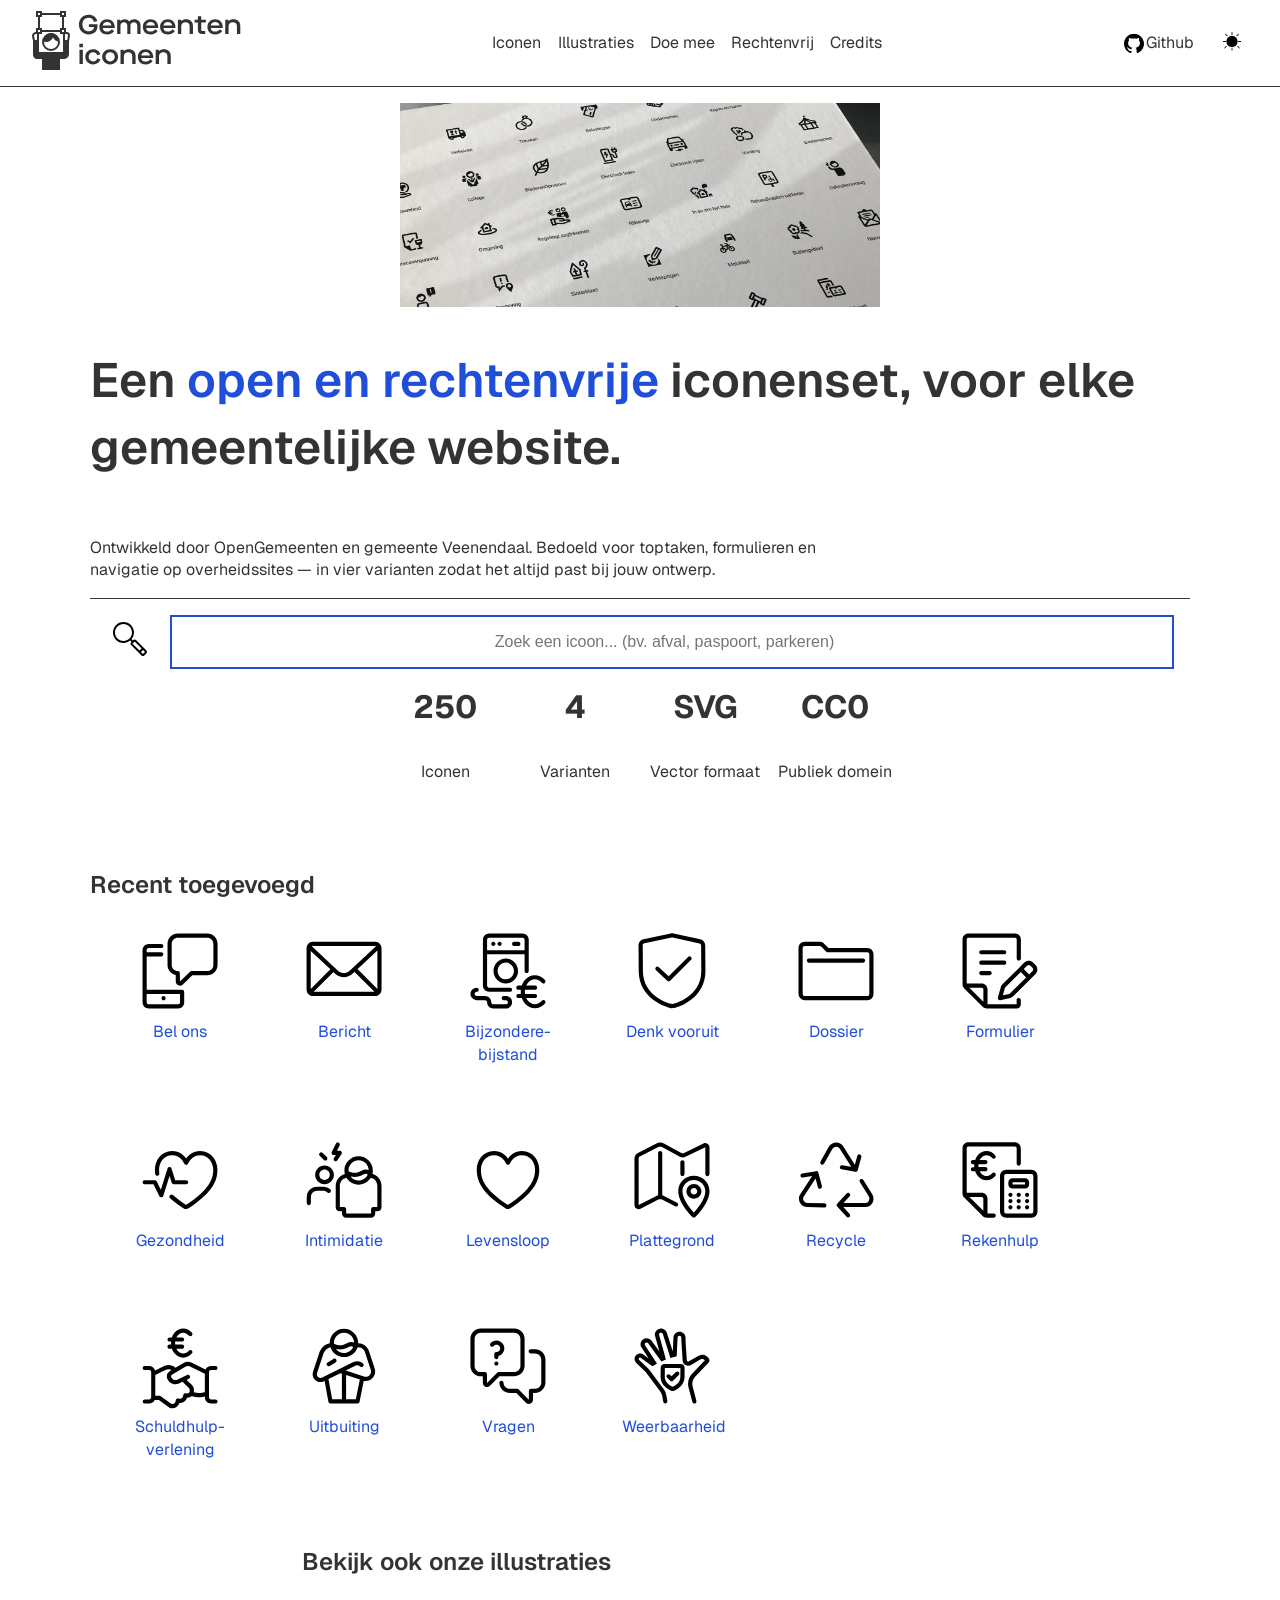
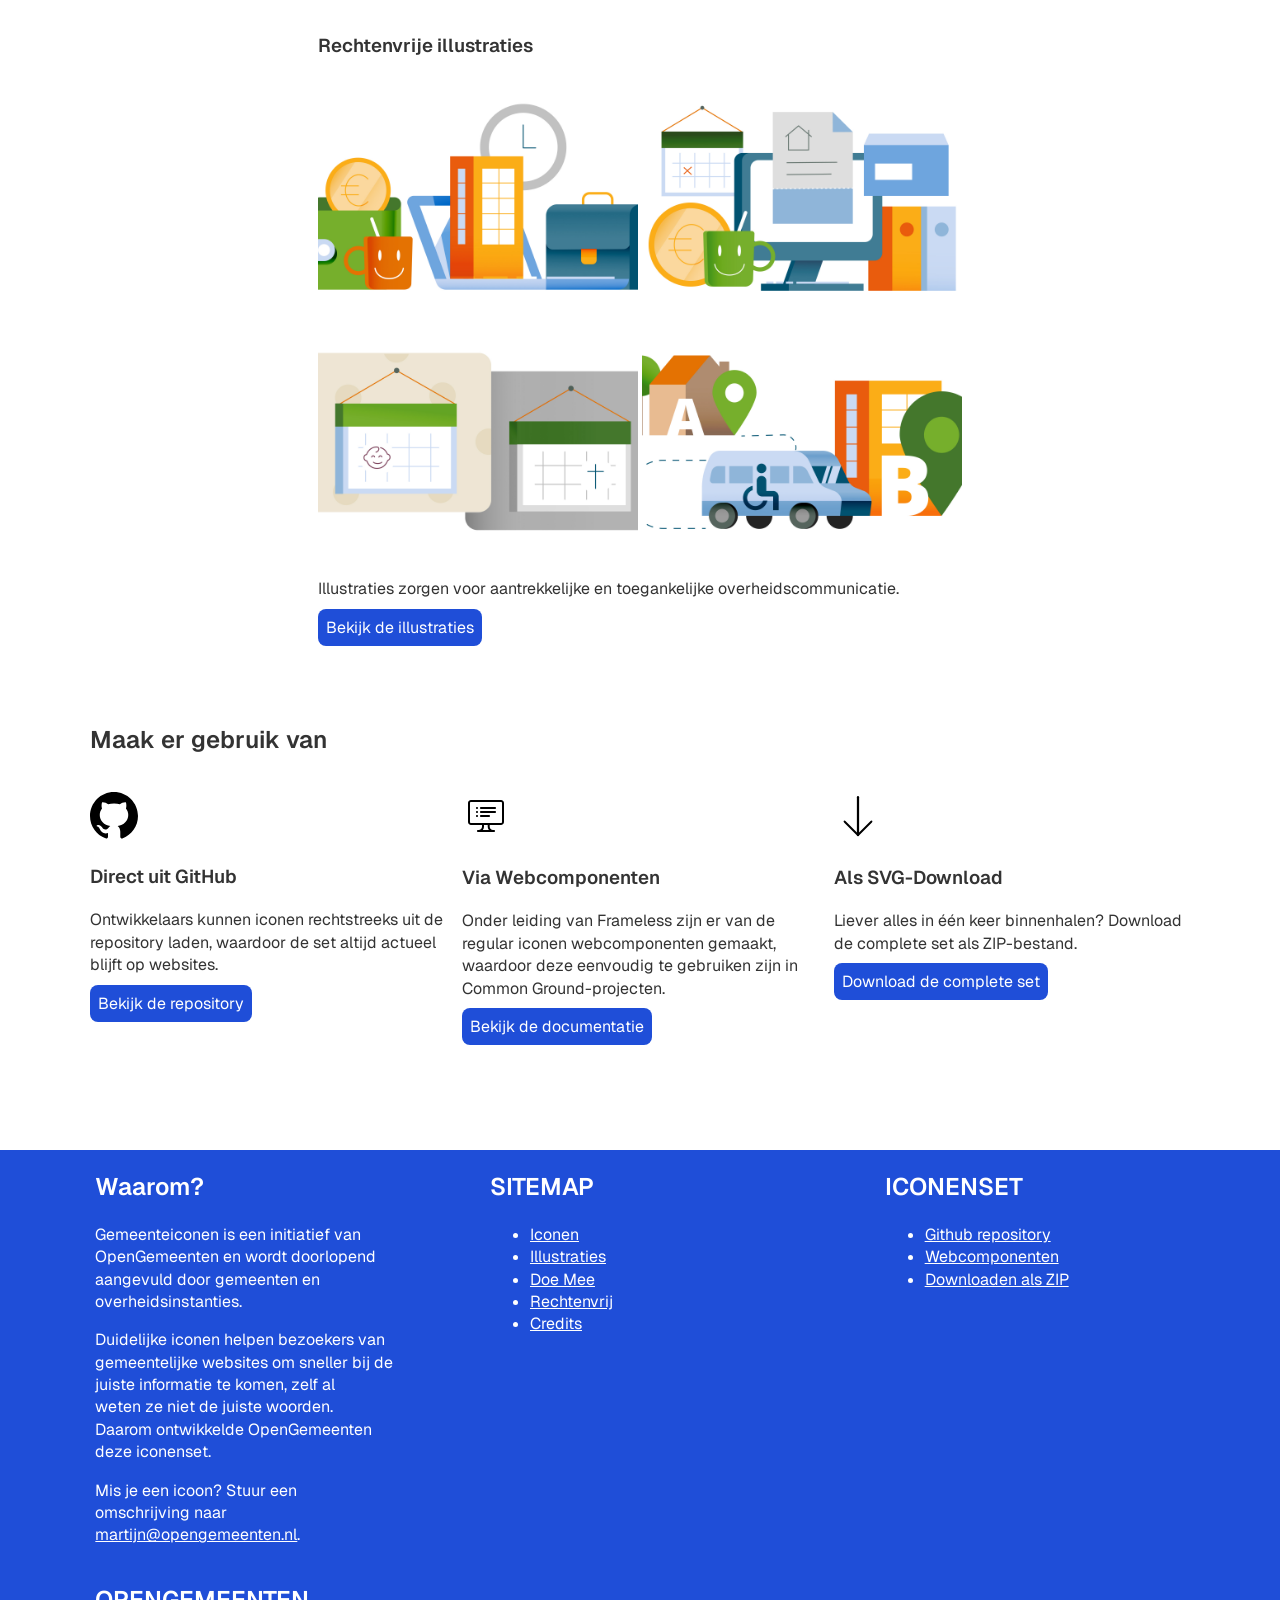
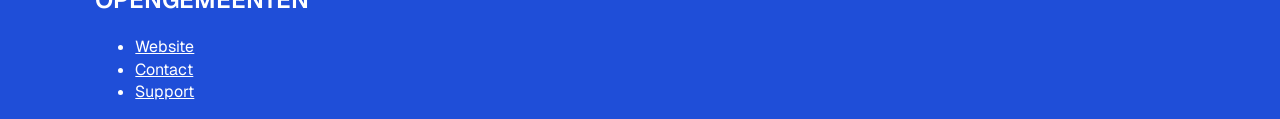
<file: index.html>
<!doctype html>
<html lang="nl">
    <head>
        <meta charset="UTF-8">
        <meta name="viewport" content="width=device-width, initial-scale=1.0">
        <title>Gemeenteiconen | Iconenset voor overheidssites</title>
        <link rel="stylesheet" href="./styles/gemeenteiconen.css">
        <link rel="shortcut icon" href="./assets/favicon.png" type="image/x-icon">
        <script defer src="./scripts/script.js"></script>
        <style>
            .hero-image {
                width: 20%;
            }
        </style>
    </head>

    <body>
        <header>
            <a class="logo" href="./"><img src="./assets/logo.svg" alt="Logo"></a>

            <nav>
                <a href="./iconen.html">Iconen</a>
                <a href="./illustraties.html">Illustraties</a>
                <a href="./doe-mee.html">Doe mee</a>
                <a href="./rechtenvrij.html">Rechtenvrij</a>
                <a href="./credits.html">Credits</a>
            </nav>

            <a href="https://github.com/OpenGemeenten/Iconenset/" target="_blank">
                <img src="./assets/github-light.svg" alt="GitHub">
            </a>
            <!-- Ik heb het verborgen met aria-label, omdat het alleen wat uitmaakt als je ziende ben. -->
            <button id="theme-toggle" aria-hidden="true"><img src="./assets/sun.svg" alt=""></button>
            <button id="mobile-menu" aria-hidden="false" aria-label="menu"><img src="./assets/menu.svg" alt=""></button>
        </header>

        <main>
            <!-- Korte hero sectie da2t meteen je aandacht pakt -->
            <section class="hero">
                <h1>Een <span>open en rechtenvrije</span> iconenset, voor elke gemeentelijke website.</h1>
                <img class="hero-splash" src="./assets/iconenset.jpg">
                <p>
                    Ontwikkeld door OpenGemeenten en gemeente Veenendaal. Bedoeld voor toptaken, formulieren en navigatie op
                    overheidssites — in vier varianten zodat het altijd past bij jouw ontwerp.
                </p>
                <label for="zoeken">
                    <img src="./assets/icons/line/zoeken.svg" aria-label="Zoeken...">
                    <input type="search" id="zoeken" placeholder="Zoek een icoon... (bv. afval, paspoort, parkeren)" name="q">
                </label>

                <!-- <div class="marquee">
                    <div aria-hidden="true">
                        <img src="./assets/icons/line/aanmelden.svg" aria-hidden="true">
                        <img src="./assets/icons/line/actueel.svg" aria-hidden="true">
                        <img src="./assets/icons/line/afval.svg" aria-hidden="true">
                        <img src="./assets/icons/line/chat.svg" aria-hidden="true">
                        <img src="./assets/icons/line/agenda.svg" aria-hidden="true">
                        <img src="./assets/icons/line/airborne.svg" aria-hidden="true">
                        <img src="./assets/icons/line/armoede.svg" aria-hidden="true">
                        <img src="./assets/icons/line/asbestverwijderen.svg" aria-hidden="true">
                        <img src="./assets/icons/line/attentie.svg" aria-hidden="true">
                    </div>
                    <div aria-hidden="true">
                        <img src="./assets/icons/line/bedrijventerrein.svg" aria-hidden="true">
                        <img src="./assets/icons/line/begraafplaats.svg" aria-hidden="true">
                        <img src="./assets/icons/line/begroting.svg" aria-hidden="true">
                        <img src="./assets/icons/line/belastingen.svg" aria-hidden="true">
                        <img src="./assets/icons/line/belons.svg" aria-hidden="true">
                        <img src="./assets/icons/line/bericht.svg" aria-hidden="true">
                        <img src="./assets/icons/line/betaaldatumsuitkering.svg" aria-hidden="true">
                        <img src="./assets/icons/line/bevrijding.svg" aria-hidden="true">
                        <img src="./assets/icons/line/bijstandsuitkering.svg" aria-hidden="true">
                    </div>
                </div> -->

                <div class="facts">
                    <strong>250</strong>
                    <p>Iconen</p>
                    <strong>4</strong>
                    <p>Varianten</p>
                    <strong>SVG</strong>
                    <p>Vector formaat</p>
                    <strong>CC0</strong>
                    <p>Publiek domein</p>
                </div>
            </section>

            <!-- Recente iconen teogevoegd aan het product -->
            <section class="recent">
                <h2>Recent toegevoegd</h2>
                <ul class="recent-grid">
                    <li>
                        <a> <img src="./assets/icons/line/belons.svg" alt="Bel ons"> Bel ons </a>
                    </li>

                    <li>
                        <a>
                            <img src="./assets/icons/line/bericht.svg" alt="Bericht">
                            Bericht
                        </a>
                    </li>

                    <li>
                        <a>
                            <img src="./assets/icons/line/bijzonderebijstand.svg" alt="Bijzonderebijstand">
                            Bijzondere&shy;bijstand
                        </a>
                    </li>

                    <li>
                        <a>
                            <img src="./assets/icons/line/denkvooruit.svg" alt="Denk vooruit">
                            Denk vooruit
                        </a>
                    </li>

                    <li>
                        <a>
                            <img src="./assets/icons/line/dossier.svg" alt="Dossier">
                            Dossier
                        </a>
                    </li>
                    <li>
                        <a>
                            <img src="./assets/icons/line/formulier.svg" alt="Formulier">
                            Formulier
                        </a>
                    </li>
                    <li>
                        <a>
                            <img src="./assets/icons/line/gezondheid.svg" alt="Gezondheid">
                            Gezondheid
                        </a>
                    </li>
                    <li>
                        <a>
                            <img src="./assets/icons/line/intimidatie.svg" alt="Intimidatie">
                            Intimidatie
                        </a>
                    </li>
                    <li>
                        <a>
                            <img src="./assets/icons/line/levensloop.svg" alt="Levensloop">
                            Levensloop
                        </a>
                    </li>
                    <li>
                        <a>
                            <img src="./assets/icons/line/plattegrond.svg" alt="Plattegrond">
                            Plattegrond
                        </a>
                    </li>
                    <li>
                        <a>
                            <img src="./assets/icons/line/recycle.svg" alt="Recycle">
                            Recycle
                        </a>
                    </li>
                    <li>
                        <a>
                            <img src="./assets/icons/line/rekenhulp.svg" alt="Rekenhulp">
                            Rekenhulp
                        </a>
                    </li>
                    <li>
                        <a>
                            <img src="./assets/icons/line/schuldhulpverlening.svg" alt="Schuldhulpverlening">
                            Schuldhulp&shy;verlening
                        </a>
                    </li>
                    <li>
                        <a>
                            <img src="./assets/icons/line/uitbuiting.svg" alt="Uitbuiting">
                            Uitbuiting
                        </a>
                    </li>
                    <li>
                        <a>
                            <img src="./assets/icons/line/vragen.svg" alt="Vragen">
                            Vragen
                        </a>
                    </li>
                    <li>
                        <a>
                            <img src="./assets/icons/line/weerbaarheid.svg" alt="Weerbaarheid">
                            Weerbaarheid
                        </a>
                    </li>
                </ul>
            </section>
            <!-- Snelle koppelings naar de illustratries-->
            <section class="illustraties">
                <h2>Bekijk ook onze illustraties</h2>
                <article>
                    <h3>Rechtenvrije illustraties</h3>
                    <div class="gallerij">
                        <img src="./assets/illustraties/top_werk-inkomen.jpg">
                        <img src="./assets/illustraties/top_belasting.jpg">
                        <img src="./assets/illustraties/top_burgelijk-stand.jpg">
                        <img src="./assets/illustraties/top_mobiliteit.jpg">
                    </div>
                    <p>Illustraties zorgen voor aantrekkelijke en toegankelijke overheidscommunicatie.</p>
                    <a href="./illustraties.html" target="_blank"> Bekijk de illustraties </a>
                </article>
            </section>
            <!-- Kort uitleg hoe je het product kan gebruiken -->
            <section class="gebruik">
                <!-- Hier komt een IMG boven elke snippet dat genomen is van de nieuwe live-site-->
                <h2>Maak er gebruik van</h2>
                <section>
                    <img src="./assets/github-light.svg" alt="" aria-hidden="true">
                    <h3>Direct uit GitHub</h3>
                    <p>
                        Ontwikkelaars kunnen iconen rechtstreeks uit de repository laden, waardoor de set altijd actueel blijft op
                        websites.
                    </p>
                    <a href="https://github.com/OpenGemeenten/Iconenset/" target="_blank"> Bekijk de repository </a>
                </section>

                <section>
                    <img src="./assets/icons/line/computer.svg" alt="" aria-hidden="true">
                    <h3>Via Webcomponenten</h3>

                    <p>
                        Onder leiding van Frameless zijn er van de regular iconen webcomponenten gemaakt, waardoor deze eenvoudig
                        te gebruiken zijn in Common Ground-projecten.
                    </p>
                    <a href="https://frameless.github.io/iconset-npm/" target="_blank"> Bekijk de documentatie </a>
                </section>

                <section>
                    <img src="./assets/download.svg" alt="" aria-hidden="true">
                    <h3>Als SVG-Download</h3>
                    <p>Liever alles in één keer binnenhalen? Download de complete set als ZIP-bestand.</p>
                    <a href="https://github.com/OpenGemeenten/Iconenset/archive/refs/heads/master.zip" target="_blank">
                        Download de complete set
                    </a>
                </section>
            </section>
        </main>

        <footer>
            <section>
                <h2>Waarom?</h2>
                <p>
                    Gemeenteiconen is een initiatief van OpenGemeenten en wordt doorlopend aangevuld door gemeenten en
                    overheidsinstanties.
                </p>
                <p>
                    Duidelijke iconen helpen bezoekers van gemeentelijke websites om sneller bij de juiste informatie te komen,
                    zelf al weten ze niet de juiste woorden. Daarom ontwikkelde OpenGemeenten deze iconenset.
                </p>
                <p>
                    Mis je een icoon? Stuur een omschrijving naar
                    <a href="mailto:martijn@opengemeenten.nl">martijn@opengemeenten.nl</a>.
                </p>
            </section>

            <section>
                <h2>SITEMAP</h2>
                <ul>
                    <li>
                        <a href="./iconen.html">Iconen</a>
                    </li>

                    <li>
                        <a href="./illustraties.html">Illustraties</a>
                    </li>

                    <li>
                        <a href="./doe-mee.html">Doe Mee</a>
                    </li>

                    <li>
                        <a href="./rechtenvrij.html">Rechtenvrij</a>
                    </li>

                    <li>
                        <a href="./credits.html">Credits</a>
                    </li>
                </ul>
            </section>

            <section>
                <h2>ICONENSET</h2>
                <ul>
                    <li>
                        <a href="https://github.com/OpenGemeenten/Iconenset/" target="_blank"> Github repository </a>
                    </li>

                    <li>
                        <a href="https://frameless.github.io/iconset-npm/" target="_blank"> Webcomponenten </a>
                    </li>

                    <li>
                        <a href="https://github.com/OpenGemeenten/Iconenset/archive/refs/heads/master.zip" target="_blank">
                            Downloaden als ZIP
                        </a>
                    </li>
                </ul>
            </section>

            <section>
                <h2>OPENGEMEENTEN</h2>
                <ul>
                    <li>
                        <a href="https://www.opengemeenten.nl/" target="_blank">Website</a>
                    </li>

                    <li>
                        <a href="https://opengemeenten.nl/contact" target="_blank">Contact</a>
                    </li>

                    <li>
                        <a href="https://www.opengemeenten.nl/support/" target="_blank">Support</a>
                    </li>
                </ul>
            </section>
        </footer>
    </body>
</html>
</file>
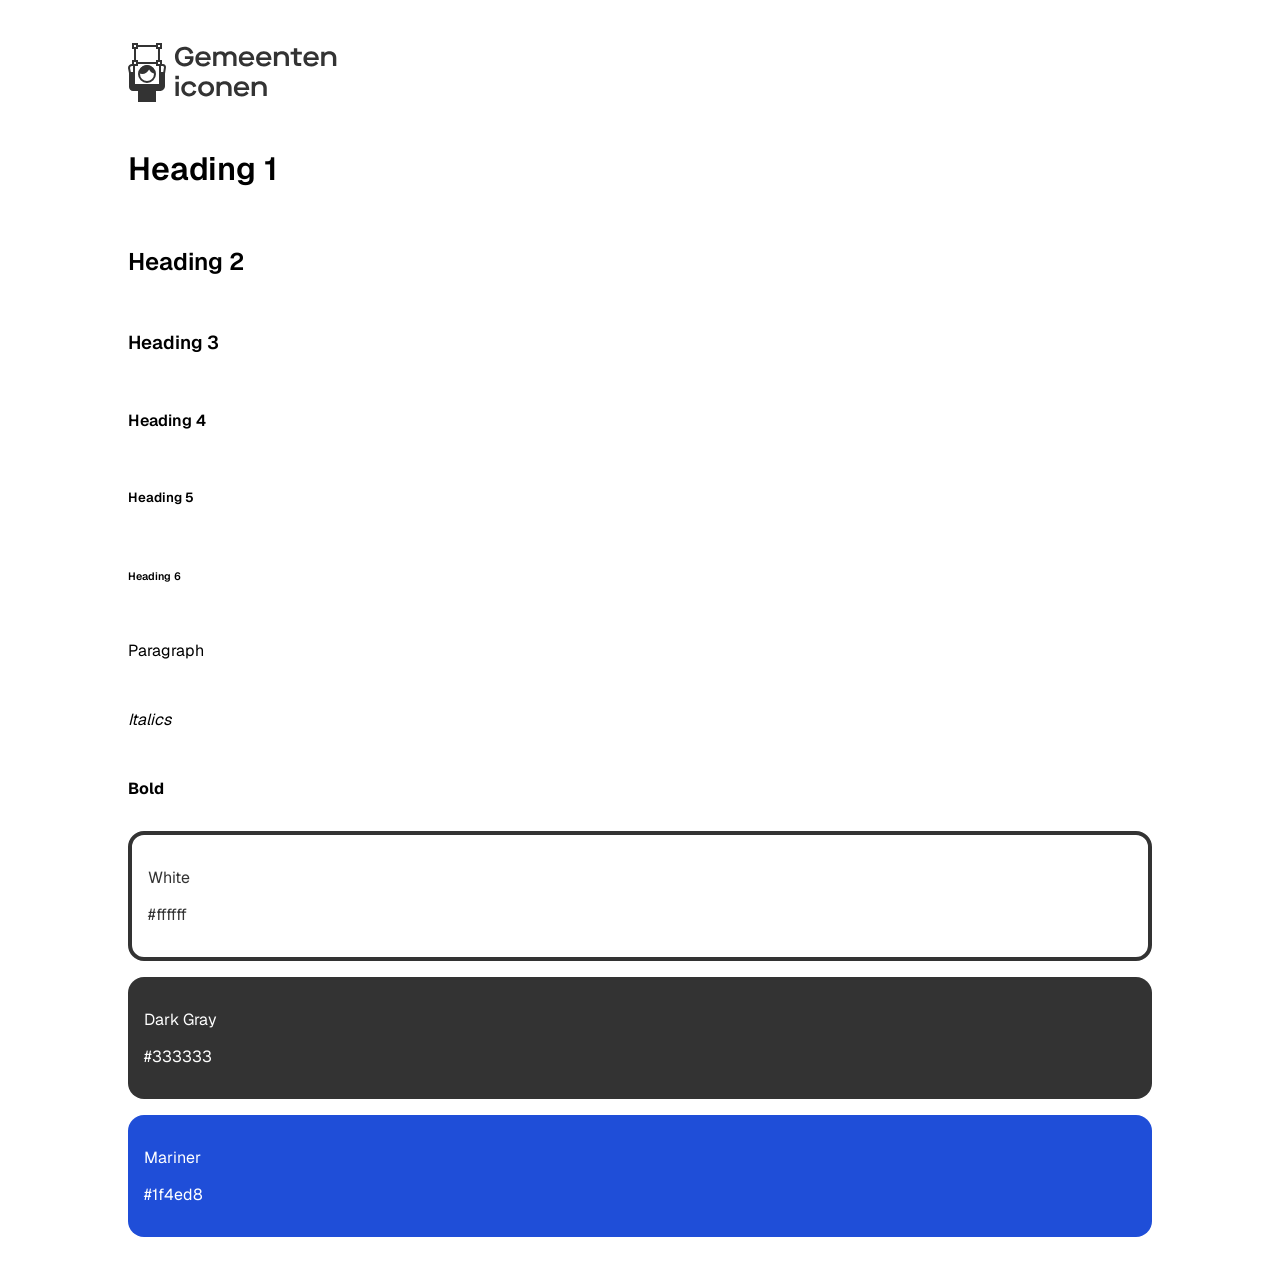
<file: branding.html>
<!--













 _______  _        _______  _______  _______  _______   _________ _______  _        _______  _______  _______ 
(  ____ )( \      (  ____ \(  ___  )(  ____ \(  ____ \  \__   __/(  ____ \( (    /|(  ___  )(  ____ )(  ____ \
| (    )|| (      | (    \/| (   ) || (    \/| (    \/     ) (   | (    \/|  \  ( || (   ) || (    )|| (    \/
| (____)|| |      | (__    | (___) || (_____ | (__         | |   | |      |   \ | || |   | || (____)|| (__    
|  _____)| |      |  __)   |  ___  |(_____  )|  __)        | |   | | ____ | (\ \) || |   | ||     __)|  __)   
| (      | |      | (      | (   ) |      ) || (           | |   | | \_  )| | \   || |   | || (\ (   | (      
| )      | (____/\| (____/\| )   ( |/\____) || (____/\  ___) (___| (___) || )  \  || (___) || ) \ \__| (____/\
|/       (_______/(_______/|/     \|\_______)(_______/  \_______/(_______)|/    )_)(_______)|/   \__/(_______/
                                                                                                              

(Gemaakt met https://patorjk.com/software/taag/, een online tool om ascii-art te maken)

Dit bestand had ik aangemaakt om te testen met de huisstijl die beschikbaar was op gemeenteniconen.nl.

Hier hoef je geen CODE/DESIGN review over te doen.

Terwijl het er wel bestaat, wordt het zodra het project is afgeronden verwijdered.


Juist omdat het geen deel is van de opdracht, maar ook niet van de opdrachtgever.















======================================================================================================
-->

<!doctype html>
<html lang="nl">
    <head>
        <meta charset="UTF-8" />
        <meta name="viewport" content="width=device-width, initial-scale=1.0" />
        <title>Huisstijl | Gemeenteniconen</title>
    </head>
    <style>
        @import url('https://fonts.googleapis.com/css2?family=Geist:ital,wght@0,100..900;1,100..900&display=swap');

        body {
            font-family: 'Geist', snas-serif;
            display: grid;
            max-width: 80%;
            margin: 2em auto;
            gap: 1em;
            h1,
            h2,
            h3,
            h4,
            h5,
            h6 {
                font-weight: 600;
                line-height: 1.25;
            }

            h1 {
                font-size: 2rem;
            }
        }
        .text {
            background-color: #fff;
            border: solid 0.25em #333;
            color: #333;
            border-radius: 1em;
            padding: 1em;
        }
        .background {
            background-color: #333;
            color: #fff;
            border-radius: 1em;
            padding: 1em;
        }

        .accent {
            background-color: #1f4ed8;
            color: #fff;
            border-radius: 1em;
            padding: 1em;
        }
    </style>
    <body>
        <img src="./assets/logo.svg" alt="Logo van Gemeenteniconen.nl" />
        <h1>Heading 1</h1>
        <h2>Heading 2</h2>
        <h3>Heading 3</h3>
        <h4>Heading 4</h4>
        <h5>Heading 5</h5>
        <h6>Heading 6</h6>

        <p>Paragraph</p>
        <p><i>Italics</i></p>
        <p><b>Bold</b></p>

        <div class="text">
            <p>White</p>
            <p>#ffffff</p>
        </div>
        <div class="background">
            <p>Dark Gray</p>
            <p>#333333</p>
        </div>
        <div class="accent">
            <p>Mariner</p>
            <p>#1f4ed8</p>
        </div>
    </body>
</html>
</file>
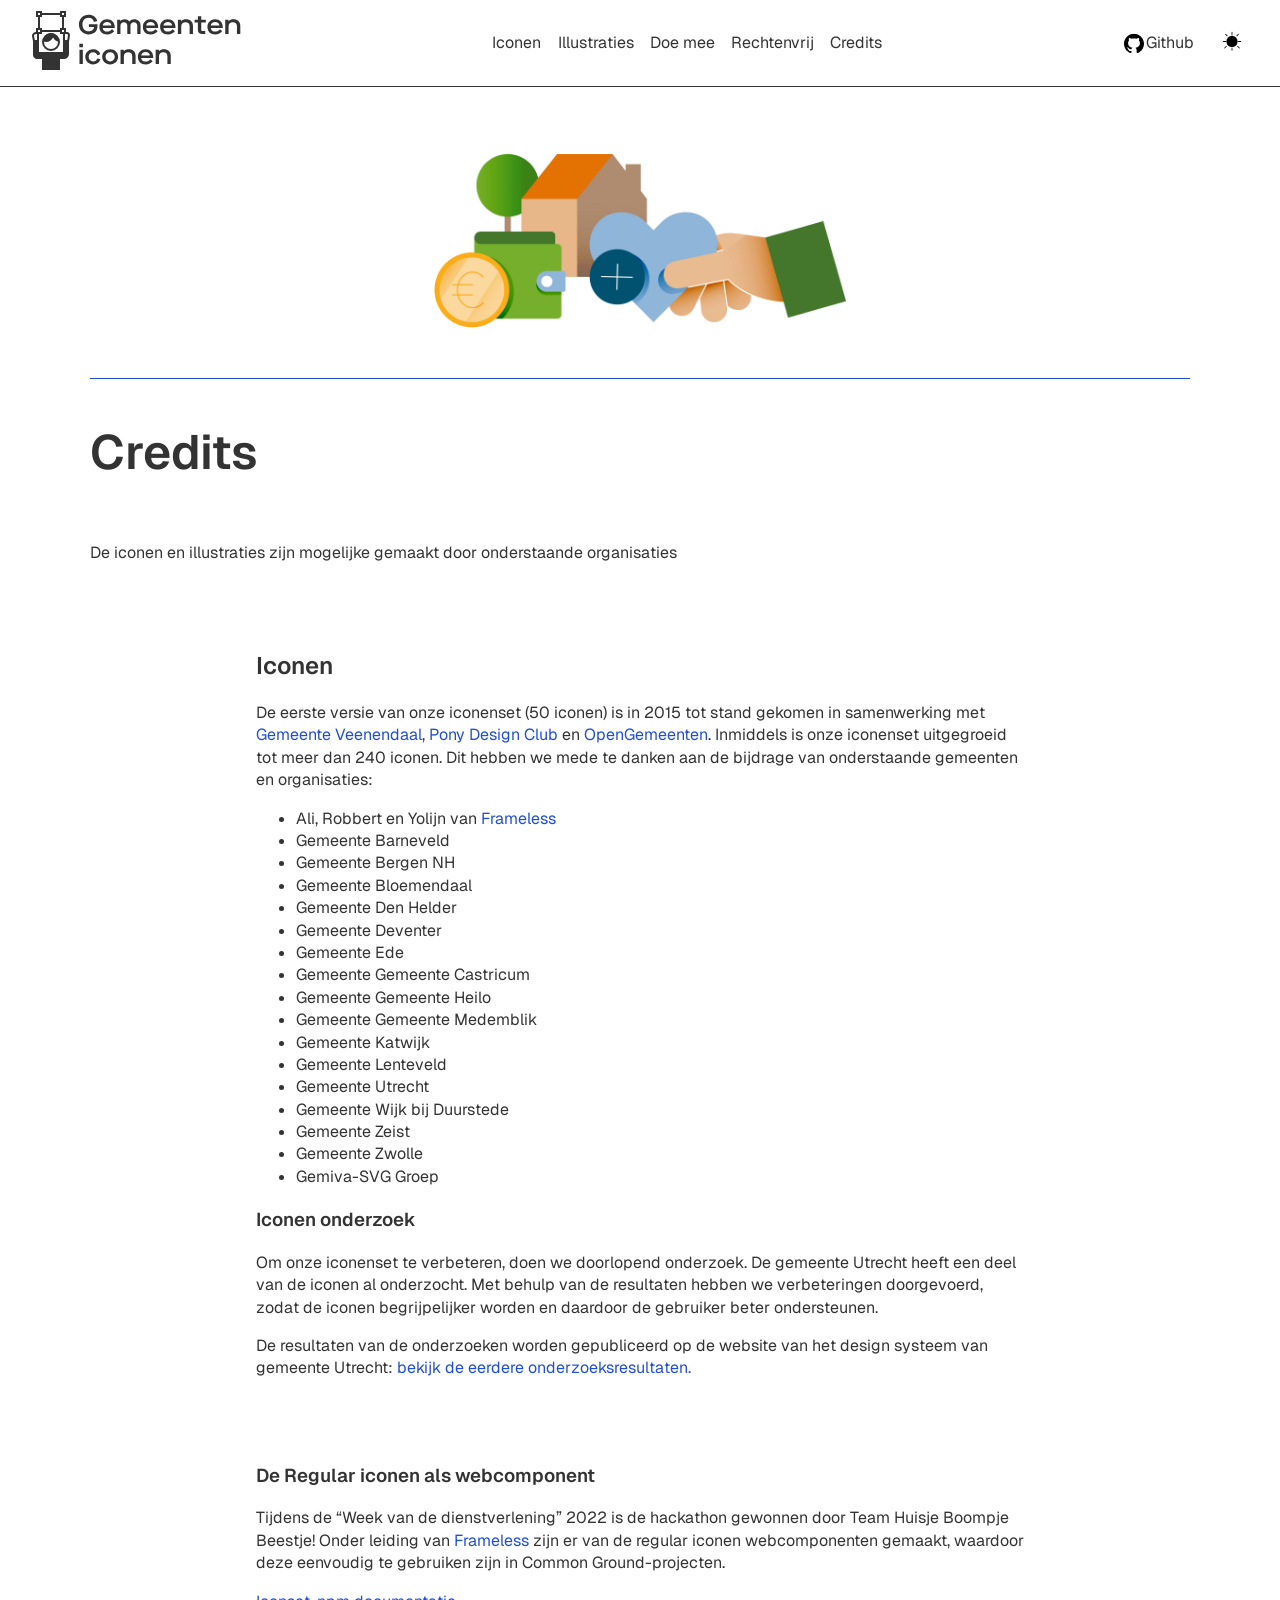
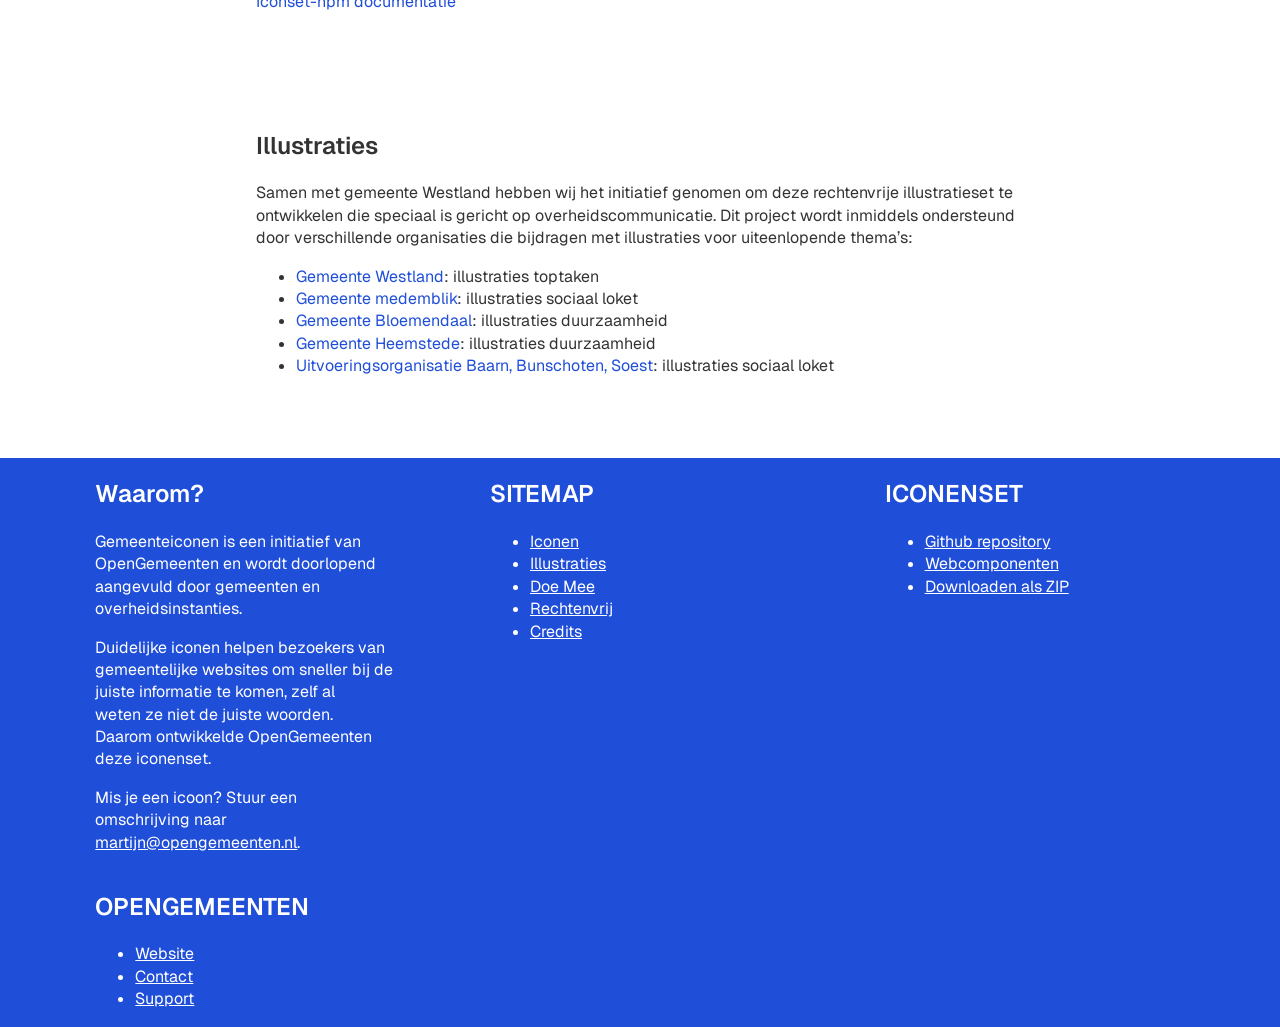
<file: credits.html>
<!doctype html>
<html lang="nl">
    <head>
        <meta charset="UTF-8">
        <meta name="viewport" content="width=device-width, initial-scale=1.0">
        <title>Credits | Gemeenteniconen</title>
        <link rel="stylesheet" href="./styles/gemeenteiconen.css">
        <link rel="shortcut icon" href="./assets/favicon.png" type="image/x-icon">
        <script defer src="./scripts/script.js"></script>
    </head>

    <body>
        <header>
            <a class="logo" href="./"><img src="./assets/logo.svg" alt="Logo"></a>

            <nav>
                <a href="./iconen.html">Iconen</a>
                <a href="./illustraties.html">Illustraties</a>
                <a href="./doe-mee.html">Doe mee</a>
                <a href="./rechtenvrij.html">Rechtenvrij</a>
                <a href="./credits.html">Credits</a>
            </nav>

            <a href="https://github.com/OpenGemeenten/Iconenset/" target="_blank">
                <img src="./assets/github-light.svg" alt="GitHub">
            </a>
            <!-- Ik heb het verborgen met aria-label, omdat het alleen wat uitmaakt als je ziende ben. -->
            <button id="theme-toggle" aria-hidden="true"><img src="./assets/sun.svg" alt=""></button>
            <button id="mobile-menu" aria-hidden="false" aria-label="menu"><img src="./assets/menu.svg"></button>
        </header>

        <main>
            <section class="hero">
                <h1>Credits</h1>
                <img class="hero-image" src="./assets/illustraties/top_ondersteuning.jpg" alt="" aria-hidden="true">
                <p>De iconen en illustraties zijn mogelijke gemaakt door onderstaande organisaties</p>
            </section>

            <section>
                <h2>Iconen</h2>
                <p>
                    De eerste versie van onze iconenset (50 iconen) is in 2015 tot stand gekomen in samenwerking met
                    <a href="https://www.veenendaal.nl/" target="_blank">Gemeente Veenendaal</a>,
                    <a href="https://www.ponydesignclub.nl/" target="_blank">Pony Design Club</a> en
                    <a href="https://www.opengemeenten.nl/" target="_blank">OpenGemeenten</a>. Inmiddels is onze iconenset
                    uitgegroeid tot meer dan 240 iconen. Dit hebben we mede te danken aan de bijdrage van onderstaande gemeenten
                    en organisaties:
                </p>
                <ul>
                    <!-- veel logischer op alfabetisch volgorde... -->
                    <li>Ali, Robbert en Yolijn van <a href="http://frameless.io/" target="_blank">Frameless</a></li>
                    <li>Gemeente Barneveld</li>
                    <li>Gemeente Bergen NH</li>
                    <li>Gemeente Bloemendaal</li>
                    <li>Gemeente Den Helder</li>
                    <li>Gemeente Deventer</li>
                    <li>Gemeente Ede</li>
                    <li>Gemeente Gemeente Castricum</li>
                    <li>Gemeente Gemeente Heilo</li>
                    <li>Gemeente Gemeente Medemblik</li>
                    <li>Gemeente Katwijk</li>
                    <li>Gemeente Lenteveld</li>
                    <li>Gemeente Utrecht</li>
                    <li>Gemeente Wijk bij Duurstede</li>
                    <li>Gemeente Zeist</li>
                    <li>Gemeente Zwolle</li>
                    <li>Gemiva-SVG Groep</li>
                </ul>

                <section>
                    <h3>Iconen onderzoek</h3>
                    <p>
                        Om onze iconenset te verbeteren, doen we doorlopend onderzoek. De gemeente Utrecht heeft een deel van de
                        iconen al onderzocht. Met behulp van de resultaten hebben we verbeteringen doorgevoerd, zodat de iconen
                        begrijpelijker worden en daardoor de gebruiker beter ondersteunen.
                    </p>
                    <p>
                        De resultaten van de onderzoeken worden gepubliceerd op de website van het design systeem van gemeente
                        Utrecht:
                        <a href="https://gebruikersonderzoeken.nl/docs/onderzoek-bekijken/" target="_blank"
                            >bekijk de eerdere onderzoeksresultaten.</a
                        >
                    </p>
                </section>

                <section>
                    <h3>De Regular iconen als webcomponent</h3>
                    <p>
                        Tijdens de “Week van de dienstverlening” 2022 is de hackathon gewonnen door Team Huisje Boompje Beestje!
                        Onder leiding van <a href="http://frameless.io/" target="_blank">Frameless</a> zijn er van de regular
                        iconen webcomponenten gemaakt, waardoor deze eenvoudig te gebruiken zijn in Common Ground-projecten.
                    </p>
                    <a href="https://frameless.github.io/iconset-npm/" target="_blank">Iconset-npm documentatie</a>
                </section>
            </section>

            <section>
                <h2>Illustraties</h2>
                <p>
                    Samen met gemeente Westland hebben wij het initiatief genomen om deze rechtenvrije illustratieset te
                    ontwikkelen die speciaal is gericht op overheidscommunicatie. Dit project wordt inmiddels ondersteund door
                    verschillende organisaties die bijdragen met illustraties voor uiteenlopende thema’s:
                </p>
                <ul>
                    <li><a href="https://www.gemeentewestland.nl/">Gemeente Westland</a>: illustraties toptaken</li>
                    <li><a href="https://sociaalloket.medemblik.nl/">Gemeente medemblik</a>: illustraties sociaal loket</li>
                    <li><a href="https://www.bloemendaalzetstappen.nl/">Gemeente Bloemendaal</a>: illustraties duurzaamheid</li>
                    <li><a href="https://www.heemstededuurzaam.nl/">Gemeente Heemstede</a>: illustraties duurzaamheid</li>
                    <li>
                        <a href="https://www.bbsuo.nl/">Uitvoeringsorganisatie Baarn, Bunschoten, Soest</a>: illustraties sociaal
                        loket
                    </li>
                </ul>
            </section>
        </main>

        <footer>
            <section>
                <h2>Waarom?</h2>
                <p>
                    Gemeenteiconen is een initiatief van OpenGemeenten en wordt doorlopend aangevuld door gemeenten en
                    overheidsinstanties.
                </p>
                <p>
                    Duidelijke iconen helpen bezoekers van gemeentelijke websites om sneller bij de juiste informatie te komen,
                    zelf al weten ze niet de juiste woorden. Daarom ontwikkelde OpenGemeenten deze iconenset.
                </p>
                <p>
                    Mis je een icoon? Stuur een omschrijving naar
                    <a href="mailto:martijn@opengemeenten.nl">martijn@opengemeenten.nl</a>.
                </p>
            </section>

            <section>
                <h2>SITEMAP</h2>
                <ul>
                    <li>
                        <a href="./iconen.html">Iconen</a>
                    </li>

                    <li>
                        <a href="./illustraties.html">Illustraties</a>
                    </li>

                    <li>
                        <a href="./doe-mee.html">Doe Mee</a>
                    </li>

                    <li>
                        <a href="./rechtenvrij.html">Rechtenvrij</a>
                    </li>

                    <li>
                        <a href="./credits.html">Credits</a>
                    </li>
                </ul>
            </section>

            <section>
                <h2>ICONENSET</h2>
                <ul>
                    <li>
                        <a href="https://github.com/OpenGemeenten/Iconenset/" target="_blank">Github repository</a>
                    </li>
                    <li>
                        <a href="https://frameless.github.io/iconset-npm/" target="_blank">Webcomponenten</a>
                    </li>
                    <li>
                        <a href="https://github.com/OpenGemeenten/Iconenset/archive/refs/heads/master.zip" target="_blank">
                            Downloaden als ZIP
                        </a>
                    </li>
                </ul>
            </section>

            <section>
                <h2>OPENGEMEENTEN</h2>
                <ul>
                    <li>
                        <a href="https://www.opengemeenten.nl/" target="_blank">Website</a>
                    </li>
                    <li>
                        <a href="https://opengemeenten.nl/contact" target="_blank">Contact</a>
                    </li>
                    <li>
                        <a href="https://www.opengemeenten.nl/support/" target="_blank">Support</a>
                    </li>
                </ul>
            </section>
        </footer>
    </body>
</html>
</file>
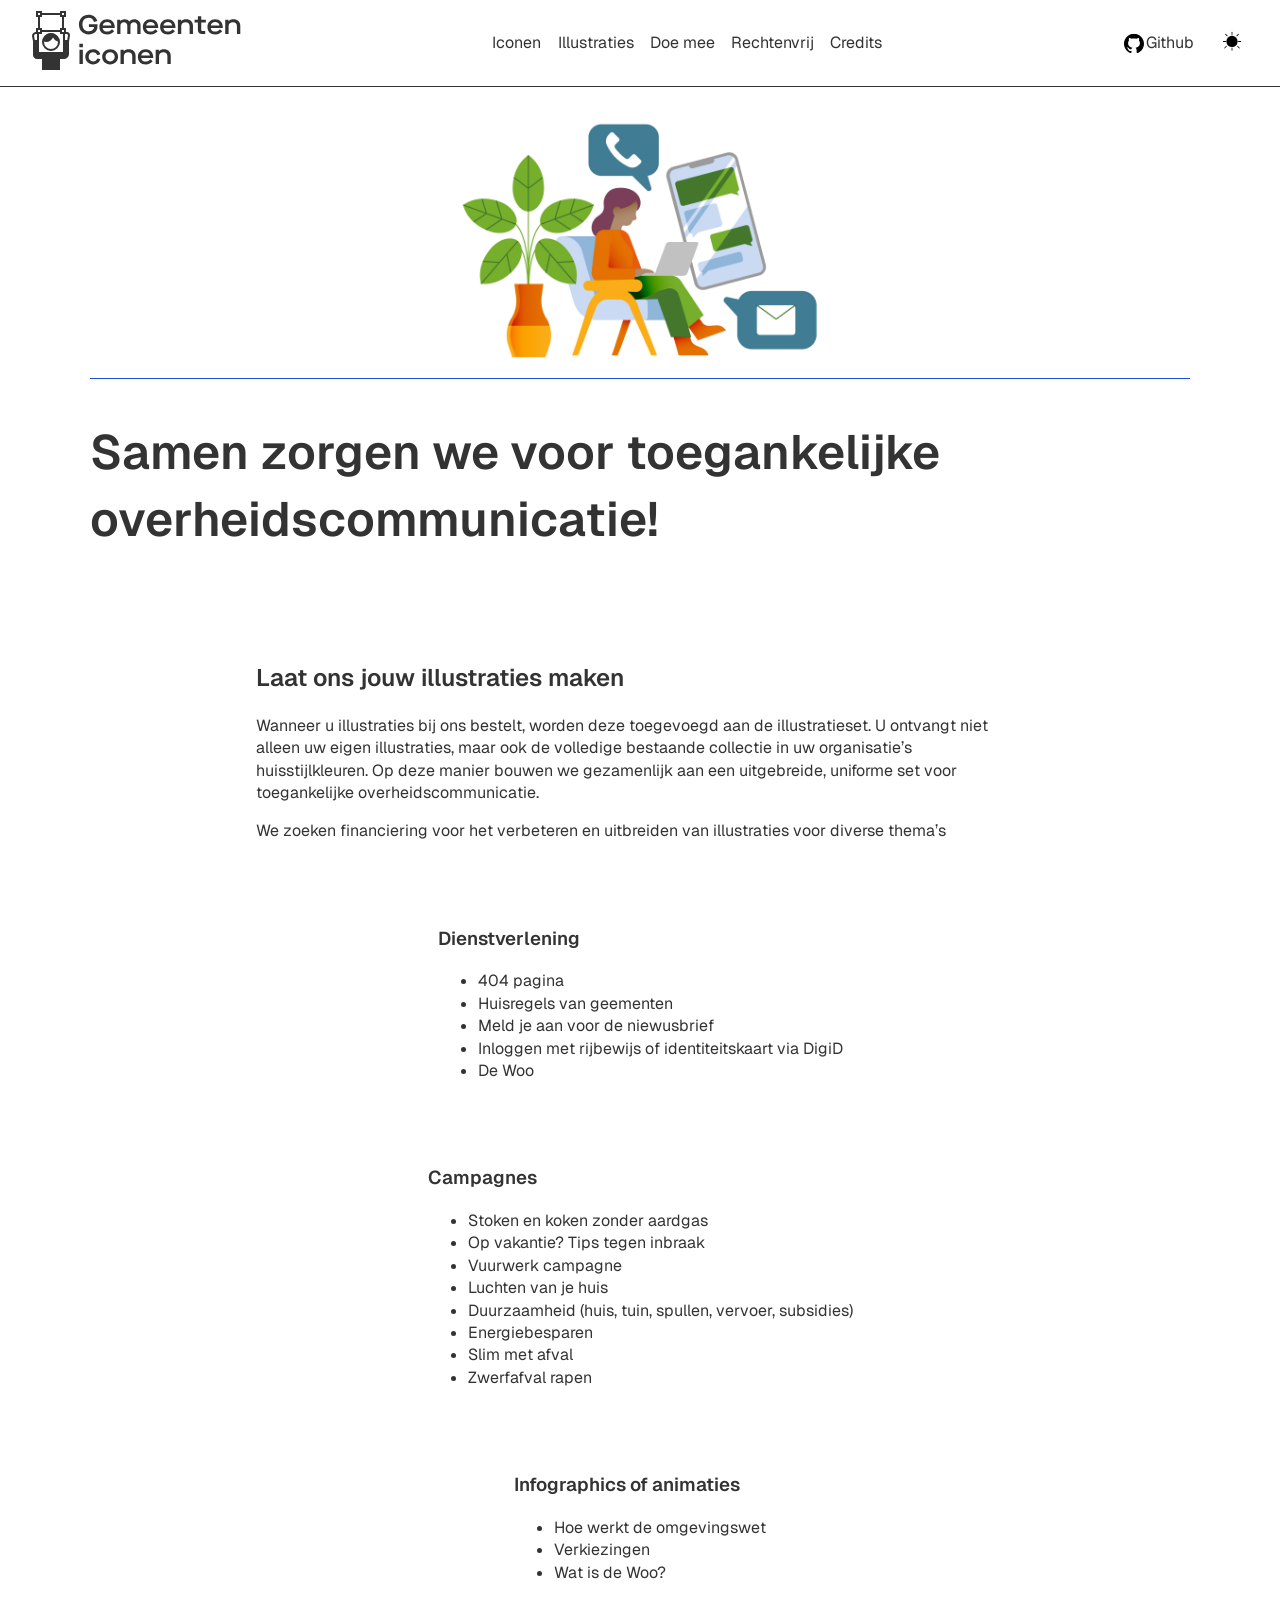
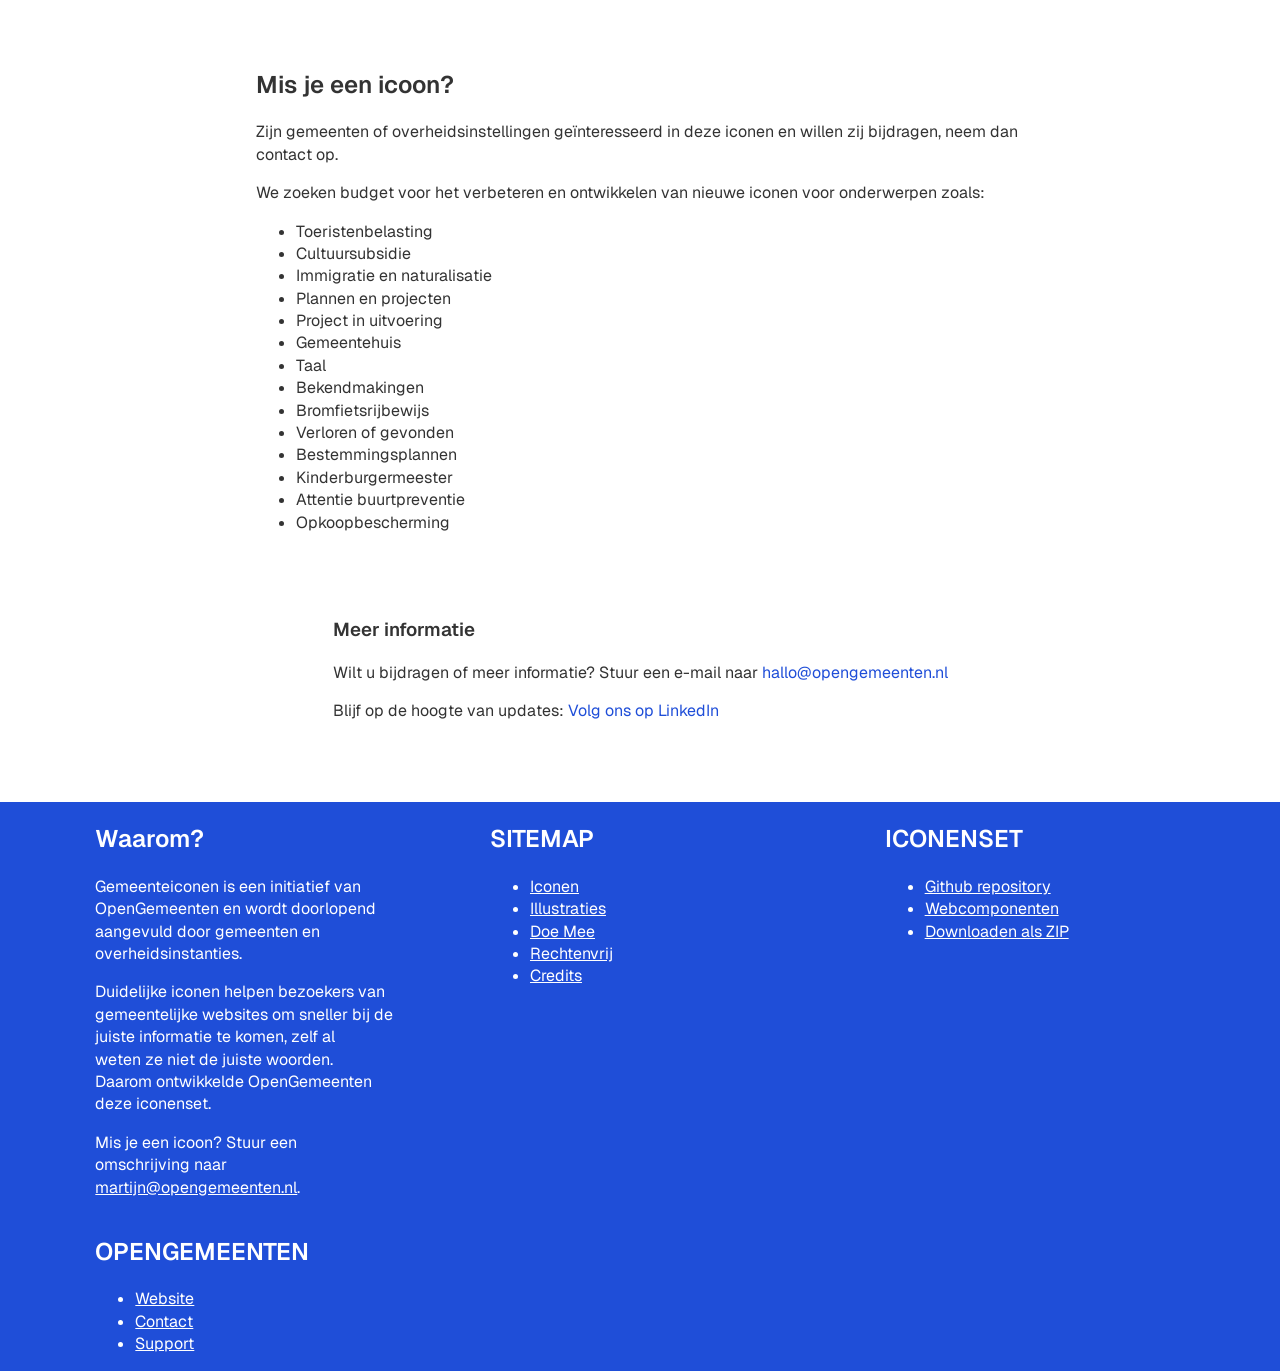
<file: doe-mee.html>
<!doctype html>
<html lang="nl">
    <head>
        <meta charset="UTF-8">
        <meta name="viewport" content="width=device-width, initial-scale=1.0">
        <title>Doe mee met ons! | Gemeenteniconen</title>
        <link rel="stylesheet" href="./styles/gemeenteiconen.css">
        <link rel="shortcut icon" href="./assets/favicon.png" type="image/x-icon">
        <script defer src="./scripts/script.js"></script>
    </head>

    <body>
        <header>
            <a class="logo" href="./"><img src="./assets/logo.svg" alt="Logo"></a>

            <nav>
                <a href="./iconen.html">Iconen</a>
                <a href="./illustraties.html">Illustraties</a>
                <a href="./doe-mee.html">Doe mee</a>
                <a href="./rechtenvrij.html">Rechtenvrij</a>
                <a href="./credits.html">Credits</a>
            </nav>

            <a href="https://github.com/OpenGemeenten/Iconenset/" target="_blank">
                <img src="./assets/github-light.svg" alt="GitHub">
            </a>
            <!-- Ik heb het verborgen met aria-label, omdat het alleen wat uitmaakt als je ziende ben. -->
            <button id="theme-toggle" aria-hidden="true"><img src="./assets/sun.svg" alt=""></button>
            <button id="mobile-menu" aria-hidden="false" aria-label="menu"><img src="./assets/menu.svg"></button>
        </header>

        <main>
            <section class="hero">
                <h1>Samen zorgen we voor toegankelijke overheidscommunicatie!</h1>
                <img class="hero-image" src="./assets/illustraties/top_contact.jpg" alt="" aria-hidden="true">
            </section>

            <section>
                <h2>Laat ons jouw illustraties maken</h2>
                <p>
                    Wanneer u illustraties bij ons bestelt, worden deze toegevoegd aan de illustratieset. U ontvangt niet alleen
                    uw eigen illustraties, maar ook de volledige bestaande collectie in uw organisatie’s huisstijlkleuren. Op deze
                    manier bouwen we gezamenlijk aan een uitgebreide, uniforme set voor toegankelijke overheidscommunicatie.
                </p>
                <p>We zoeken financiering voor het verbeteren en uitbreiden van illustraties voor diverse thema’s</p>
            </section>

            <section>
                <h3>Dienstverlening</h3>
                <ul>
                    <li>404 pagina</li>
                    <li>Huisregels van geementen</li>
                    <li>Meld je aan voor de niewusbrief</li>
                    <li>Inloggen met rijbewijs of identiteitskaart via DigiD</li>
                    <li>De Woo</li>
                </ul>
            </section>

            <section>
                <h3>Campagnes</h3>
                <ul>
                    <li>Stoken en koken zonder aardgas</li>
                    <li>Op vakantie? Tips tegen inbraak</li>
                    <li>Vuurwerk campagne</li>
                    <li>Luchten van je huis</li>
                    <li>Duurzaamheid (huis, tuin, spullen, vervoer, subsidies)</li>
                    <li>Energiebesparen</li>
                    <li>Slim met afval</li>
                    <li>Zwerfafval rapen</li>
                </ul>
            </section>

            <section>
                <h3>Infographics of animaties</h3>
                <ul>
                    <li>Hoe werkt de omgevingswet</li>
                    <li>Verkiezingen</li>
                    <li>Wat is de Woo?</li>
                </ul>
            </section>

            <section>
                <h2>Mis je een icoon?</h2>
                <p>
                    Zijn gemeenten of overheidsinstellingen geïnteresseerd in deze iconen en willen zij bijdragen, neem dan
                    contact op.
                </p>
                <p>We zoeken budget voor het verbeteren en ontwikkelen van nieuwe iconen voor onderwerpen zoals:</p>
                <ul>
                    <li>Toeristenbelasting</li>
                    <li>Cultuursubsidie</li>
                    <li>Immigratie en naturalisatie</li>
                    <li>Plannen en projecten</li>
                    <li>Project in uitvoering</li>
                    <li>Gemeentehuis</li>
                    <li>Taal</li>
                    <li>Bekendmakingen</li>
                    <li>Bromfietsrijbewijs</li>
                    <li>Verloren of gevonden</li>
                    <li>Bestemmingsplannen</li>
                    <li>Kinderburgermeester</li>
                    <li>Attentie buurtpreventie</li>
                    <li>Opkoopbescherming</li>
                </ul>
            </section>

            <section>
                <h3>Meer informatie</h3>
                <p>
                    Wilt u bijdragen of meer informatie? Stuur een e-mail naar
                    <a href="mailto:hallo@opengemeenten.nl">hallo@opengemeenten.nl</a>
                </p>
                <p>
                    Blijf op de hoogte van updates:
                    <a href="https://www.linkedin.com/company/35456243/">Volg ons op LinkedIn</a>
                </p>
            </section>
        </main>

        <footer>
            <section>
                <h2>Waarom?</h2>
                <p>
                    Gemeenteiconen is een initiatief van OpenGemeenten en wordt doorlopend aangevuld door gemeenten en
                    overheidsinstanties.
                </p>
                <p>
                    Duidelijke iconen helpen bezoekers van gemeentelijke websites om sneller bij de juiste informatie te komen,
                    zelf al weten ze niet de juiste woorden. Daarom ontwikkelde OpenGemeenten deze iconenset.
                </p>
                <p>
                    Mis je een icoon? Stuur een omschrijving naar
                    <a href="mailto:martijn@opengemeenten.nl">martijn@opengemeenten.nl</a>.
                </p>
            </section>

            <section>
                <h2>SITEMAP</h2>
                <ul>
                    <li>
                        <a href="./iconen.html">Iconen</a>
                    </li>

                    <li>
                        <a href="./illustraties.html">Illustraties</a>
                    </li>

                    <li>
                        <a href="./doe-mee.html">Doe Mee</a>
                    </li>

                    <li>
                        <a href="./rechtenvrij.html">Rechtenvrij</a>
                    </li>

                    <li>
                        <a href="./credits.html">Credits</a>
                    </li>
                </ul>
            </section>

            <section>
                <h2>ICONENSET</h2>
                <ul>
                    <li>
                        <a href="https://github.com/OpenGemeenten/Iconenset/" target="_blank"> Github repository </a>
                    </li>
                    <li>
                        <a href="https://frameless.github.io/iconset-npm/" target="_blank"> Webcomponenten </a>
                    </li>
                    <li>
                        <a href="https://github.com/OpenGemeenten/Iconenset/archive/refs/heads/master.zip" target="_blank">
                            Downloaden als ZIP
                        </a>
                    </li>
                </ul>
            </section>

            <section>
                <h2>OPENGEMEENTEN</h2>
                <ul>
                    <li>
                        <a href="https://www.opengemeenten.nl/" target="_blank">Website</a>
                    </li>
                    <li>
                        <a href="https://opengemeenten.nl/contact" target="_blank">Contact</a>
                    </li>
                    <li>
                        <a href="https://www.opengemeenten.nl/support/" target="_blank">Support</a>
                    </li>
                </ul>
            </section>
        </footer>
    </body>
</html>
</file>
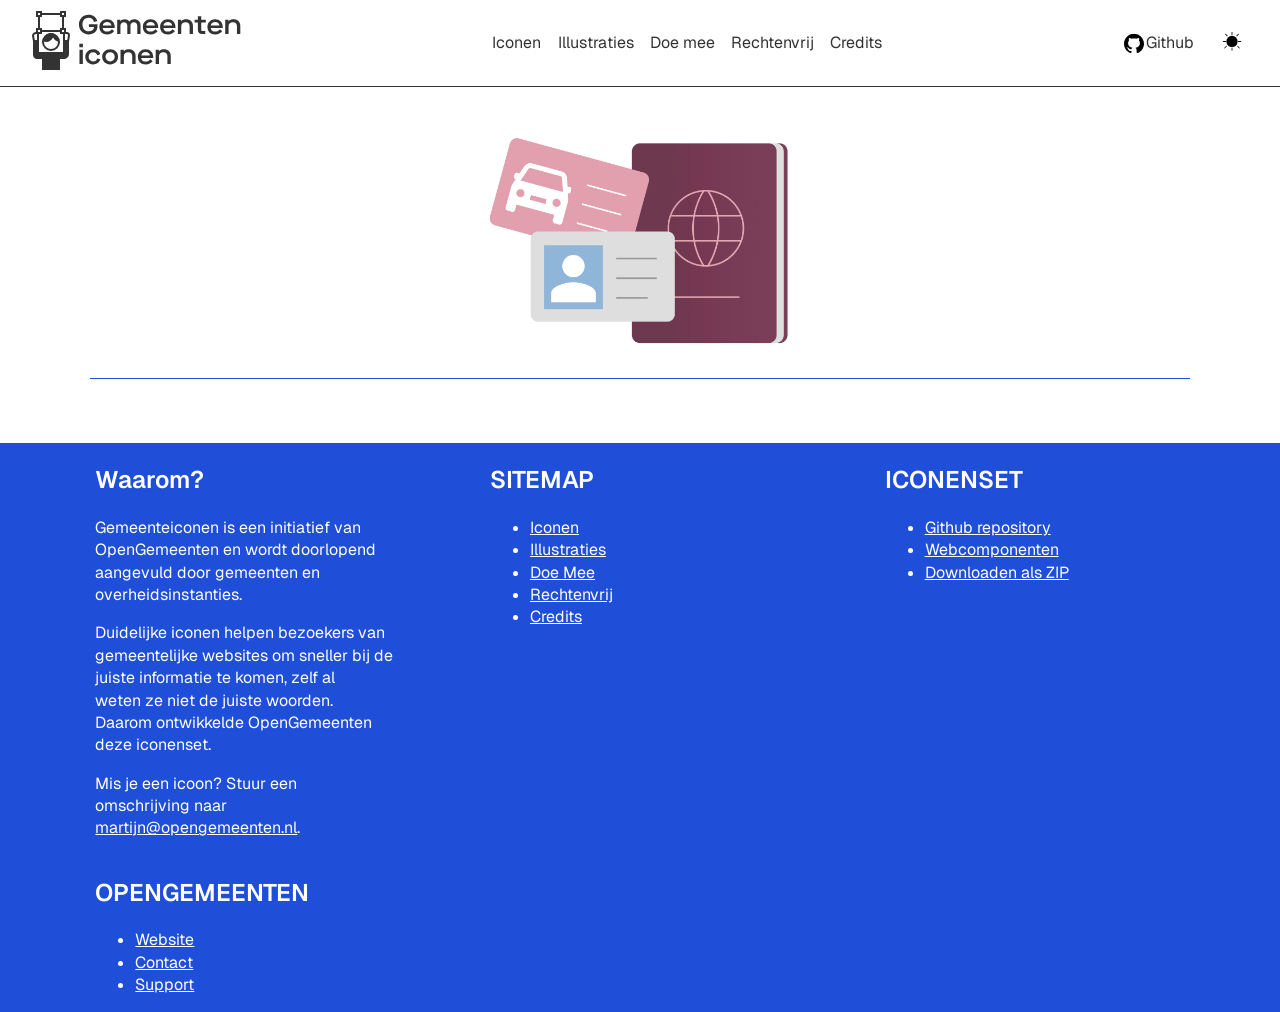
<file: iconen.html>
<!doctype html>
<html lang="nl">
    <head>
        <meta charset="UTF-8">
        <meta name="viewport" content="width=device-width, initial-scale=1.0">
        <title>Iconen | Gemeenteniconen</title>
        <link rel="stylesheet" href="./styles/gemeenteiconen.css">
        <link rel="shortcut icon" href="./assets/favicon.png" type="image/x-icon">
        <script defer src="./scripts/script.js"></script>
    </head>
    <body>
        <header>
            <a class="logo" href="./"><img src="./assets/logo.svg" alt="Logo"></a>

            <nav>
                <a href="./iconen.html">Iconen</a>
                <a href="./illustraties.html">Illustraties</a>
                <a href="./doe-mee.html">Doe mee</a>
                <a href="./rechtenvrij.html">Rechtenvrij</a>
                <a href="./credits.html">Credits</a>
            </nav>

            <a href="https://github.com/OpenGemeenten/Iconenset/" target="_blank">
                <img src="./assets/github-light.svg" alt="GitHub">
            </a>
            <!-- Ik heb het verborgen met aria-label, omdat het alleen wat uitmaakt als je ziende ben. -->
            <button id="theme-toggle" aria-hidden="true"><img src="./assets/sun.svg" alt=""></button>
            <button id="mobile-menu" aria-hidden="false" aria-label="menu"><img src="./assets/menu.svg"></button>
        </header>

        <main>
            <section class="hero">
                <img class="hero-image" src="./assets/illustraties/s_top_paspoort-id-rijbewijs.jpg" alt="" aria-hidden="true">
            </section>
        </main>

        <footer>
            <section>
                <h2>Waarom?</h2>
                <p>
                    Gemeenteiconen is een initiatief van OpenGemeenten en wordt doorlopend aangevuld door gemeenten en
                    overheidsinstanties.
                </p>
                <p>
                    Duidelijke iconen helpen bezoekers van gemeentelijke websites om sneller bij de juiste informatie te komen,
                    zelf al weten ze niet de juiste woorden. Daarom ontwikkelde OpenGemeenten deze iconenset.
                </p>
                <p>
                    Mis je een icoon? Stuur een omschrijving naar
                    <a href="mailto:martijn@opengemeenten.nl">martijn@opengemeenten.nl</a>.
                </p>
            </section>

            <section>
                <h2>SITEMAP</h2>
                <ul>
                    <li>
                        <a href="./iconen.html">Iconen</a>
                    </li>

                    <li>
                        <a href="./illustraties.html">Illustraties</a>
                    </li>

                    <li>
                        <a href="./doe-mee.html">Doe Mee</a>
                    </li>

                    <li>
                        <a href="./rechtenvrij.html">Rechtenvrij</a>
                    </li>

                    <li>
                        <a href="./credits.html">Credits</a>
                    </li>
                </ul>
            </section>

            <section>
                <h2>ICONENSET</h2>
                <ul>
                    <li>
                        <a href="https://github.com/OpenGemeenten/Iconenset/" target="_blank">Github repository</a>
                    </li>
                    <li>
                        <a href="https://frameless.github.io/iconset-npm/" target="_blank">Webcomponenten</a>
                    </li>
                    <li>
                        <a href="https://github.com/OpenGemeenten/Iconenset/archive/refs/heads/master.zip" target="_blank"
                            >Downloaden als ZIP</a
                        >
                    </li>
                </ul>
            </section>

            <section>
                <h2>OPENGEMEENTEN</h2>
                <ul>
                    <li>
                        <a href="https://www.opengemeenten.nl/" target="_blank">Website</a>
                    </li>
                    <li>
                        <a href="https://opengemeenten.nl/contact" target="_blank">Contact</a>
                    </li>
                    <li>
                        <a href="https://www.opengemeenten.nl/support/" target="_blank">Support</a>
                    </li>
                </ul>
            </section>
        </footer>
    </body>
</html>
</file>
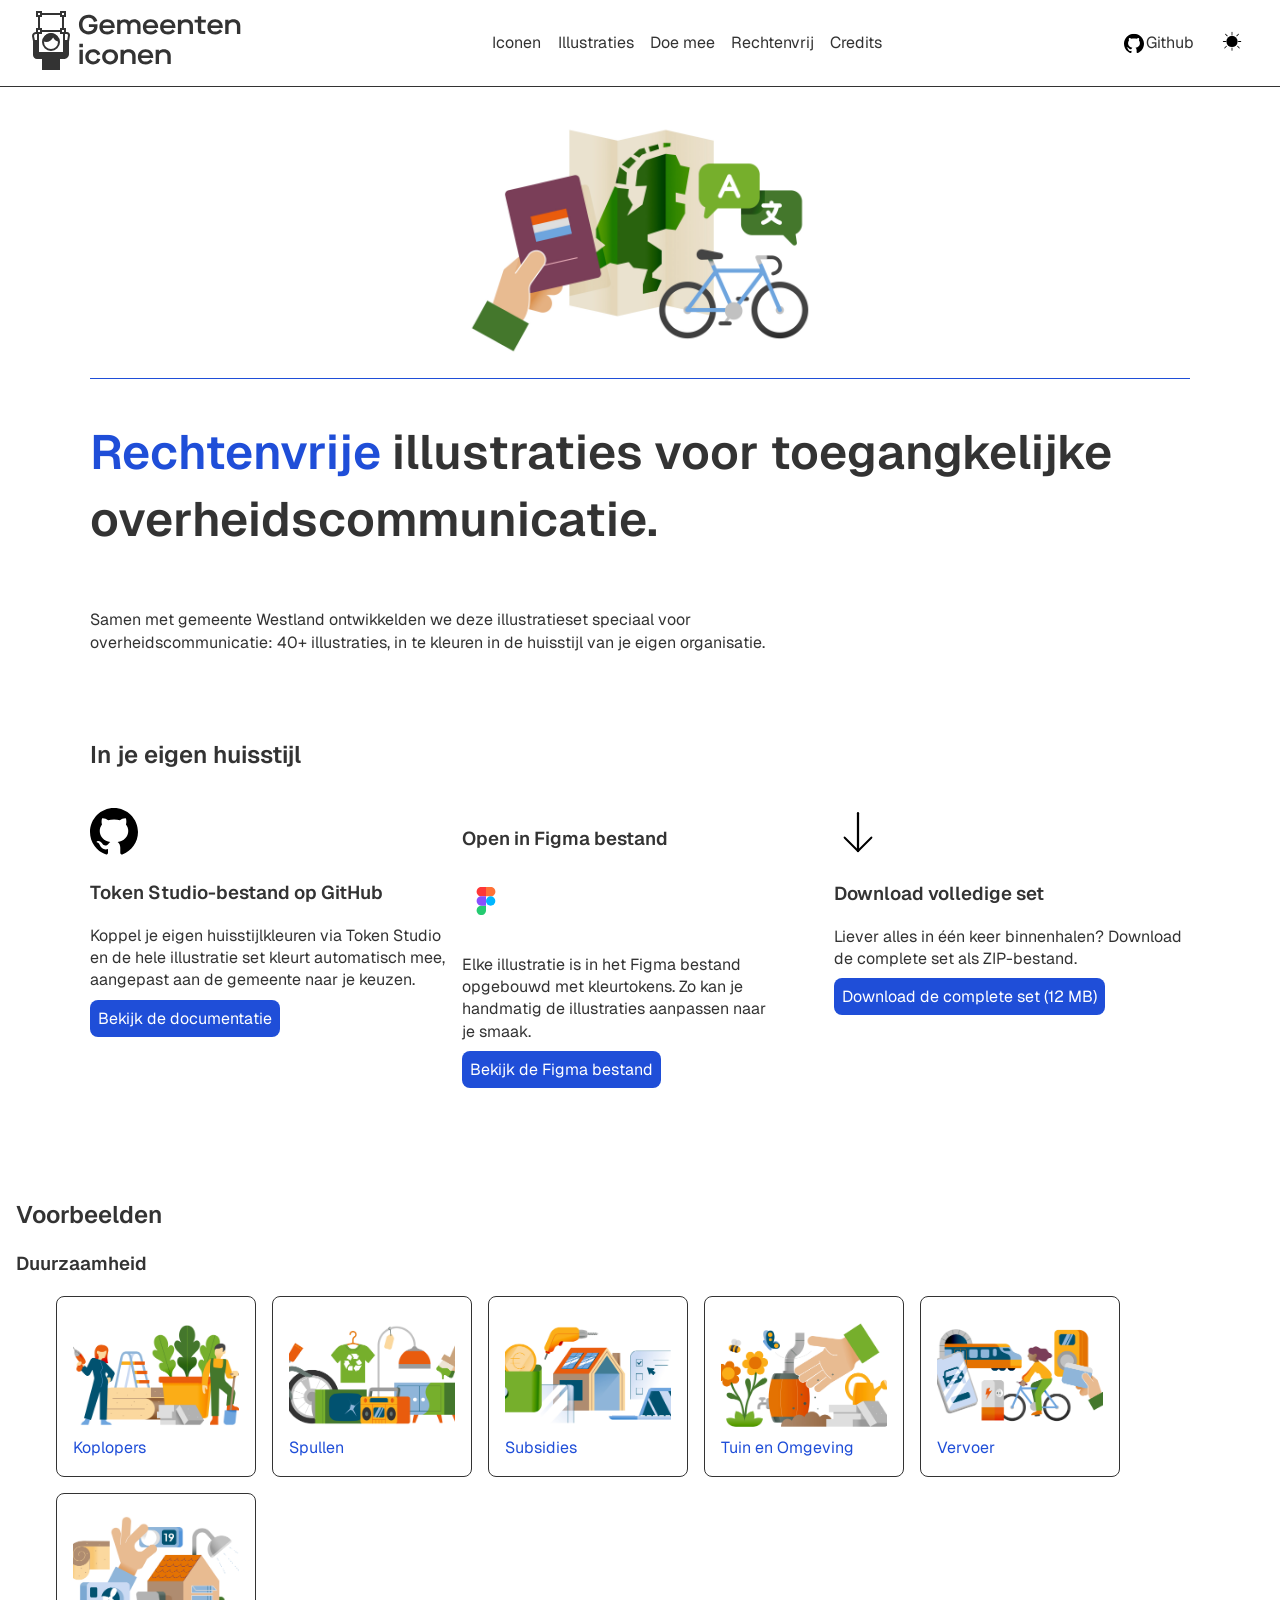
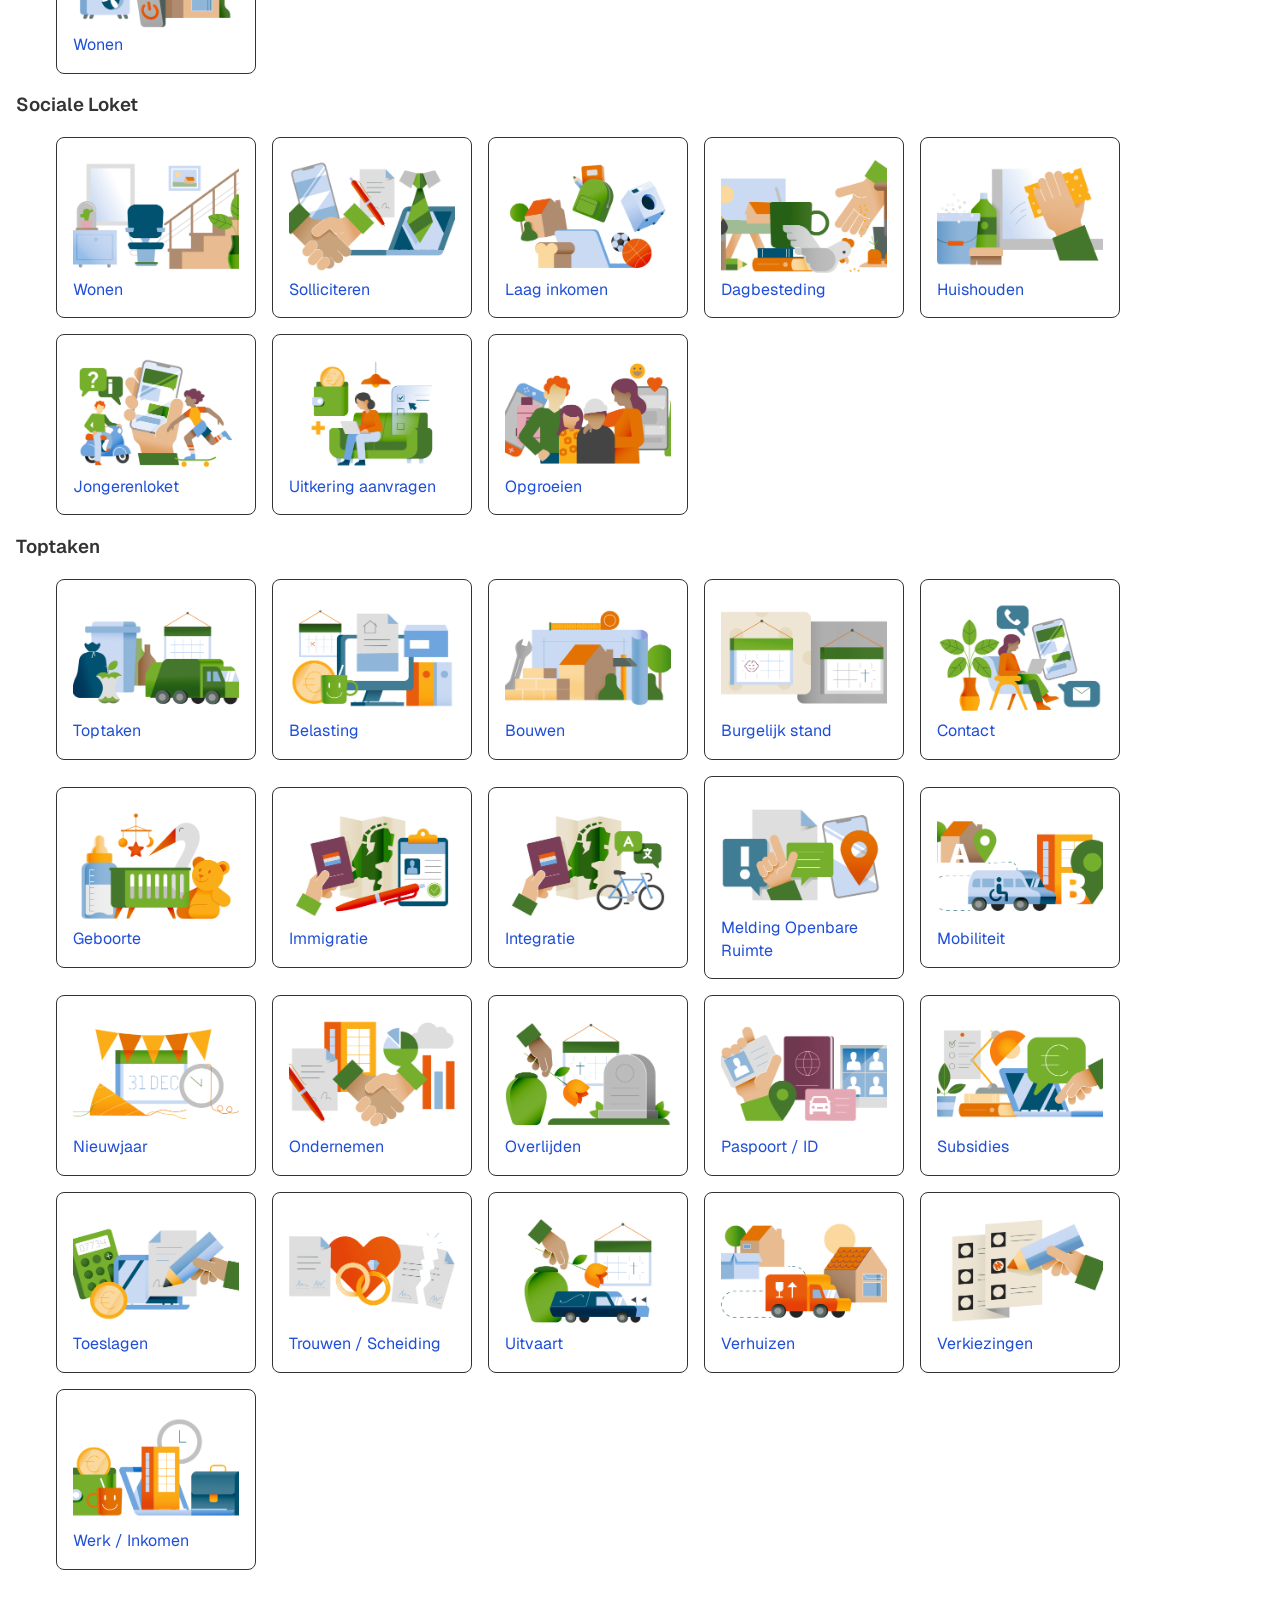
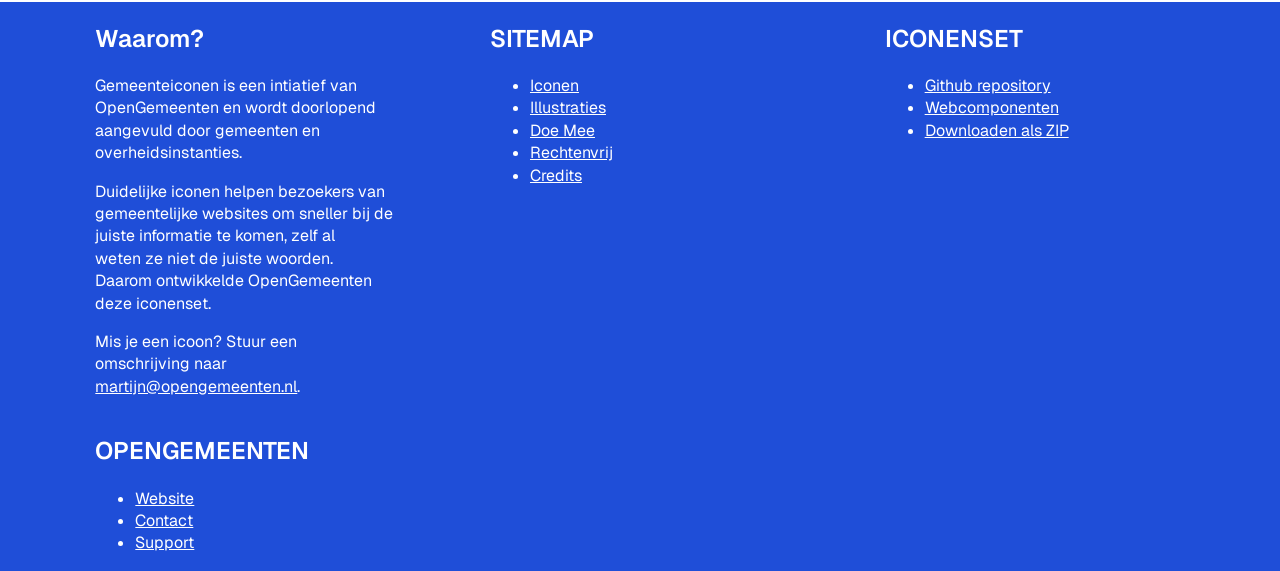
<file: illustraties.html>
<!doctype html>
<html lang="nl">
    <head>
        <meta charset="UTF-8">
        <meta name="viewport" content="width=device-width, initial-scale=1.0">
        <title>Illustraties | Gemeenteniconen</title>
        <link rel="stylesheet" href="./styles/gemeenteiconen.css">
        <link rel="shortcut icon" href="./assets/favicon.png" type="image/x-icon">
        <script defer src="./scripts/script.js"></script>
    </head>
    <body>
        <header>
            <a class="logo" href="./"><img src="./assets/logo.svg" alt="Logo"></a>

            <nav>
                <a href="./iconen.html">Iconen</a>
                <a href="./illustraties.html">Illustraties</a>
                <a href="./doe-mee.html">Doe mee</a>
                <a href="./rechtenvrij.html">Rechtenvrij</a>
                <a href="./credits.html">Credits</a>
            </nav>

            <a href="https://github.com/OpenGemeenten/Iconenset/" target="_blank">
                <img src="./assets/github-light.svg" alt="GitHub">
            </a>
            <!-- Ik heb het verborgen met aria-label, omdat het alleen wat uitmaakt als je ziende ben. -->
            <button id="theme-toggle" aria-hidden="true"><img src="./assets/sun.svg" alt=""></button>
            <button id="mobile-menu" aria-hidden="false" aria-label="menu"><img src="./assets/menu.svg"></button>
        </header>

        <main>
            <section class="hero">
                <h1><span>Rechtenvrije</span> illustraties voor toegangkelijke overheids&shy;communicatie.</h1>
                <img class="hero-image" src="./assets/illustraties/top_integratie.jpg" alt="" aria-hidden="true">
                <p>
                    Samen met gemeente Westland ontwikkelden we deze illustratieset speciaal voor overheidscommunicatie: 40+
                    illustraties, in te kleuren in de huisstijl van je eigen organisatie.
                </p>
            </section>

            <section class="gebruik">
                <!-- Hier komt een IMG boven elke snippet dat genomen is van de nieuwe live-site-->
                <h2>In je eigen huisstijl</h2>

                <section>
                    <img src="./assets/github-light.svg" alt="" aria-hidden="true">
                    <h3>Token Studio-bestand op GitHub</h3>

                    <p>
                        Koppel je eigen huisstijlkleuren via Token Studio en de hele illustratie set kleurt automatisch mee,
                        aangepast aan de gemeente naar je keuzen.
                    </p>
                    <a href="https://github.com/OpenGemeenten/figma-tokens/blob/main/illustrationset.json" target="_blank">
                        Bekijk de documentatie
                    </a>
                </section>

                <section>
                    <h3>Open in Figma bestand</h3>
                    <img src="./assets/figma.svg" alt="" aria-hidden="true">
                    <p>
                        Elke illustratie is in het Figma bestand opgebouwd met kleurtokens. Zo kan je handmatig de illustraties
                        aanpassen naar je smaak.
                    </p>
                    <a href="https://github.com/OpenGemeenten/Iconenset/" target="_blank"> Bekijk de Figma bestand </a>
                </section>

                <section>
                    <img src="./assets/download.svg" alt="" aria-hidden="true">
                    <h3>Download volledige set</h3>
                    <p>Liever alles in één keer binnenhalen? Download de complete set als ZIP-bestand.</p>
                    <a href="https://www.gemeenteniconen.nl/downloads/OG_Illustratieset_v1.zip" target="_blank">
                        Download de complete set (12 MB)
                    </a>
                </section>
            </section>

            <article class="voorbeelden">
                <h2>Voorbeelden</h2>
                <h3>Duurzaamheid</h3>
                <ul>
                    <li>
                        <a href="./assets/illustraties/duu_koplopers.jpg" target="_blank">
                            <img src="./assets/illustraties/duu_koplopers.jpg" alt=""> Koplopers
                        </a>
                    </li>

                    <li>
                        <a href="./assets/illustraties/duu_spullen.jpg" target="_blank">
                            <img src="./assets/illustraties/duu_spullen.jpg" alt=""> Spullen
                        </a>
                    </li>

                    <li>
                        <a href="./assets/illustraties/duu_subsidies.jpg" target="_blank">
                            <img src="./assets/illustraties/duu_subsidies.jpg" target="_blank" alt="">
                            Subsidies
                        </a>
                    </li>

                    <li>
                        <a href="./assets/illustraties/duu_tuin-en-omgeving.jpg" target="_blank">
                            <img src="./assets/illustraties/duu_tuin-en-omgeving.jpg" target="_blank" alt="">
                            Tuin en Omgeving
                        </a>
                    </li>

                    <li>
                        <a href="./assets/illustraties/duu_vervoer.jpg" target="_blank">
                            <img src="./assets/illustraties/duu_vervoer.jpg" target="_blank" alt="">
                            Vervoer
                        </a>
                    </li>

                    <li>
                        <a href="./assets/illustraties/duu_wonen.jpg" target="_blank">
                            <img src="./assets/illustraties/duu_wonen.jpg" target="_blank" alt="">
                            Wonen
                        </a>
                    </li>
                </ul>

                <h3>Sociale Loket</h3>
                <ul>
                    <li>
                        <a href="./assets/illustraties/soc-wonen.jpg" target="_blank">
                            <img src="./assets/illustraties/soc-wonen.jpg" target="_blank" alt="">
                            Wonen</a
                        >
                    </li>
                    <li>
                        <a href="./assets/illustraties/soc_solliciteren.jpg" target="_blank">
                            <img src="./assets/illustraties/soc_solliciteren.jpg" target="_blank" alt="">
                            Solliciteren
                        </a>
                    </li>
                    <li>
                        <a href="./assets/illustraties/soc_laag-inkomen.jpg" target="_blank">
                            <img src="./assets/illustraties/soc_laag-inkomen.jpg" target="_blank" alt="">
                            Laag inkomen
                        </a>
                    </li>
                    <li>
                        <a href="./assets/illustraties/soc_dagbesteding.jpg" target="_blank">
                            <img src="./assets/illustraties/soc_dagbesteding.jpg" target="_blank" alt="">
                            Dagbesteding
                        </a>
                    </li>
                    <li>
                        <a href="./assets/illustraties/soc_huishouden.jpg" target="_blank">
                            <img src="./assets/illustraties/soc_huishouden.jpg" target="_blank" alt="">
                            Huishouden
                        </a>
                    </li>
                    <li>
                        <a href="./assets/illustraties/soc_jongerenloket.jpg" target="_blank">
                            <img src="./assets/illustraties/soc_jongerenloket.jpg" target="_blank" alt="">
                            Jongerenloket
                        </a>
                    </li>
                    <li>
                        <a href="./assets/illustraties/soc_uitkering-aanvragen.jpg" target="_blank">
                            <img src="./assets/illustraties/soc_uitkering-aanvragen.jpg" target="_blank" alt="">
                            Uitkering aanvragen
                        </a>
                    </li>

                    <li>
                        <a href="./assets/illustraties/soc_opgroeien.jpg" target="_blank">
                            <img src="./assets/illustraties/soc_opgroeien.jpg" target="_blank" alt=""> Opgroeien</a
                        >
                    </li>
                </ul>
                <h3>Toptaken</h3>
                <ul>
                    <li>
                        <a href="./assets/illustraties/top_afval.jpg" target="_blank">
                            <img src="./assets/illustraties/top_afval.jpg" target="_blank" alt="">
                            Toptaken
                        </a>
                    </li>
                    <li>
                        <a href="./assets/illustraties/top_belasting.jpg" target="_blank">
                            <img src="./assets/illustraties/top_belasting.jpg" target="_blank" alt="">
                            Belasting
                        </a>
                    </li>
                    <li>
                        <a href="./assets/illustraties/top_bouwen.jpg" target="_blank">
                            <img src="./assets/illustraties/top_bouwen.jpg" target="_blank" alt="">
                            Bouwen
                        </a>
                    </li>
                    <li>
                        <a href="./assets/illustraties/top_burgelijk-stand.jpg" target="_blank">
                            <img src="./assets/illustraties/top_burgelijk-stand.jpg" target="_blank" alt="">
                            Burgelijk stand
                        </a>
                    </li>
                    <li>
                        <a href="./assets/illustraties/top_contact.jpg" target="_blank">
                            <img src="./assets/illustraties/top_contact.jpg" target="_blank" alt="">
                            Contact
                        </a>
                    </li>
                    <li>
                        <a href="./assets/illustraties/top_geboorte.jpg" target="_blank">
                            <img src="./assets/illustraties/top_geboorte.jpg" target="_blank" alt="">
                            Geboorte
                        </a>
                    </li>
                    <li>
                        <a href="./assets/illustraties/top_immigratie.jpg" target="_blank">
                            <img src="./assets/illustraties/top_immigratie.jpg" target="_blank" alt="">
                            Immigratie
                        </a>
                    </li>
                    <li>
                        <a href="./assets/illustraties/top_integratie.jpg" target="_blank">
                            <img src="./assets/illustraties/top_integratie.jpg" target="_blank" alt="">
                            Integratie
                        </a>
                    </li>
                    <li>
                        <a href="./assets/illustraties/top_melding-openbare-ruimte.jpg" target="_blank">
                            <img src="./assets/illustraties/top_melding-openbare-ruimte.jpg" target="_blank" alt="">
                            Melding Openbare Ruimte
                        </a>
                    </li>
                    <li>
                        <a href="./assets/illustraties/top_mobiliteit.jpg" target="_blank">
                            <img src="./assets/illustraties/top_mobiliteit.jpg" target="_blank" alt="">
                            Mobiliteit
                        </a>
                    </li>
                    <li>
                        <a href="./assets/illustraties/top_nieuwjaar.jpg" target="_blank">
                            <img src="./assets/illustraties/top_nieuwjaar.jpg" target="_blank" alt="">
                            Nieuwjaar
                        </a>
                    </li>
                    <li>
                        <a href="./assets/illustraties/top_ondernemen.jpg" target="_blank">
                            <img src="./assets/illustraties/top_ondernemen.jpg" target="_blank" alt="">
                            Ondernemen
                        </a>
                    </li>
                    <li>
                        <a href="./assets/illustraties/top_overlijden.jpg" target="_blank">
                            <img src="./assets/illustraties/top_overlijden.jpg" target="_blank" alt="">
                            Overlijden
                        </a>
                    </li>
                    <li>
                        <a href="./assets/illustraties/top_paspoort-id-rijbewijs.jpg" target="_blank">
                            <img src="./assets/illustraties/top_paspoort-id-rijbewijs.jpg" target="_blank" alt="">
                            Paspoort / ID
                        </a>
                    </li>
                    <li>
                        <a href="./assets/illustraties/top_subsidies.jpg" target="_blank">
                            <img src="./assets/illustraties/top_subsidies.jpg" target="_blank" alt="">
                            Subsidies
                        </a>
                    </li>
                    <li>
                        <a href="./assets/illustraties/top_toeslagen.jpg" target="_blank">
                            <img src="./assets/illustraties/top_toeslagen.jpg" target="_blank" alt="">
                            Toeslagen
                        </a>
                    </li>
                    <li>
                        <a href="./assets/illustraties/top_trouwen-partnerschap-echtscheiding.jpg" target="_blank">
                            <img src="./assets/illustraties/top_trouwen-partnerschap-echtscheiding.jpg" target="_blank" alt="">
                            Trouwen / Scheiding
                        </a>
                    </li>
                    <li>
                        <a href="./assets/illustraties/top_uitvaart.jpg" target="_blank">
                            <img src="./assets/illustraties/top_uitvaart.jpg" target="_blank" alt="">
                            Uitvaart
                        </a>
                    </li>
                    <li>
                        <a href="./assets/illustraties/top_verhuizen.jpg" target="_blank">
                            <img src="./assets/illustraties/top_verhuizen.jpg" target="_blank" alt="">
                            Verhuizen
                        </a>
                    </li>
                    <li>
                        <a href="./assets/illustraties/top_verkiezingen.jpg" target="_blank">
                            <img src="./assets/illustraties/top_verkiezingen.jpg" target="_blank" alt="">
                            Verkiezingen
                        </a>
                    </li>
                    <li>
                        <a href="./assets/illustraties/top_werk-inkomen.jpg" target="_blank">
                            <img src="./assets/illustraties/top_werk-inkomen.jpg" target="_blank" alt="">
                            Werk / Inkomen
                        </a>
                    </li>
                </ul>
            </article>
        </main>

        <footer>
            <section>
                <h2>Waarom?</h2>
                <p>
                    Gemeenteiconen is een intiatief van OpenGemeenten en wordt doorlopend aangevuld door gemeenten en
                    overheidsinstanties.
                </p>
                <p>
                    Duidelijke iconen helpen bezoekers van gemeentelijke websites om sneller bij de juiste informatie te komen,
                    zelf al weten ze niet de juiste woorden. Daarom ontwikkelde OpenGemeenten deze iconenset.
                </p>
                <p>
                    Mis je een icoon? Stuur een omschrijving naar
                    <a href="mailto:martijn@opengemeenten.nl">martijn@opengemeenten.nl</a>.
                </p>
            </section>

            <section>
                <h2>SITEMAP</h2>
                <ul>
                    <li>
                        <a href="./iconen.html">Iconen</a>
                    </li>

                    <li>
                        <a href="./illustraties.html">Illustraties</a>
                    </li>

                    <li>
                        <a href="./doe-mee.html">Doe Mee</a>
                    </li>

                    <li>
                        <a href="./rechtenvrij.html">Rechtenvrij</a>
                    </li>

                    <li>
                        <a href="./credits.html">Credits</a>
                    </li>
                </ul>
            </section>

            <section>
                <h2>ICONENSET</h2>
                <ul>
                    <li>
                        <a href="https://github.com/OpenGemeenten/Iconenset/" target="_blank">Github repository</a>
                    </li>
                    <li>
                        <a href="https://frameless.github.io/iconset-npm/" target="_blank"> Webcomponenten </a>
                    </li>
                    <li>
                        <a href="https://github.com/OpenGemeenten/Iconenset/archive/refs/heads/master.zip" target="_blank">
                            Downloaden als ZIP
                        </a>
                    </li>
                </ul>
            </section>

            <section>
                <h2>OPENGEMEENTEN</h2>
                <ul>
                    <li>
                        <a href="https://www.opengemeenten.nl/" target="_blank">Website</a>
                    </li>
                    <li>
                        <a href="https://opengemeenten.nl/contact" target="_blank">Contact</a>
                    </li>
                    <li>
                        <a href="https://www.opengemeenten.nl/support/" target="_blank">Support</a>
                    </li>
                </ul>
            </section>
        </footer>
    </body>
</html>
</file>
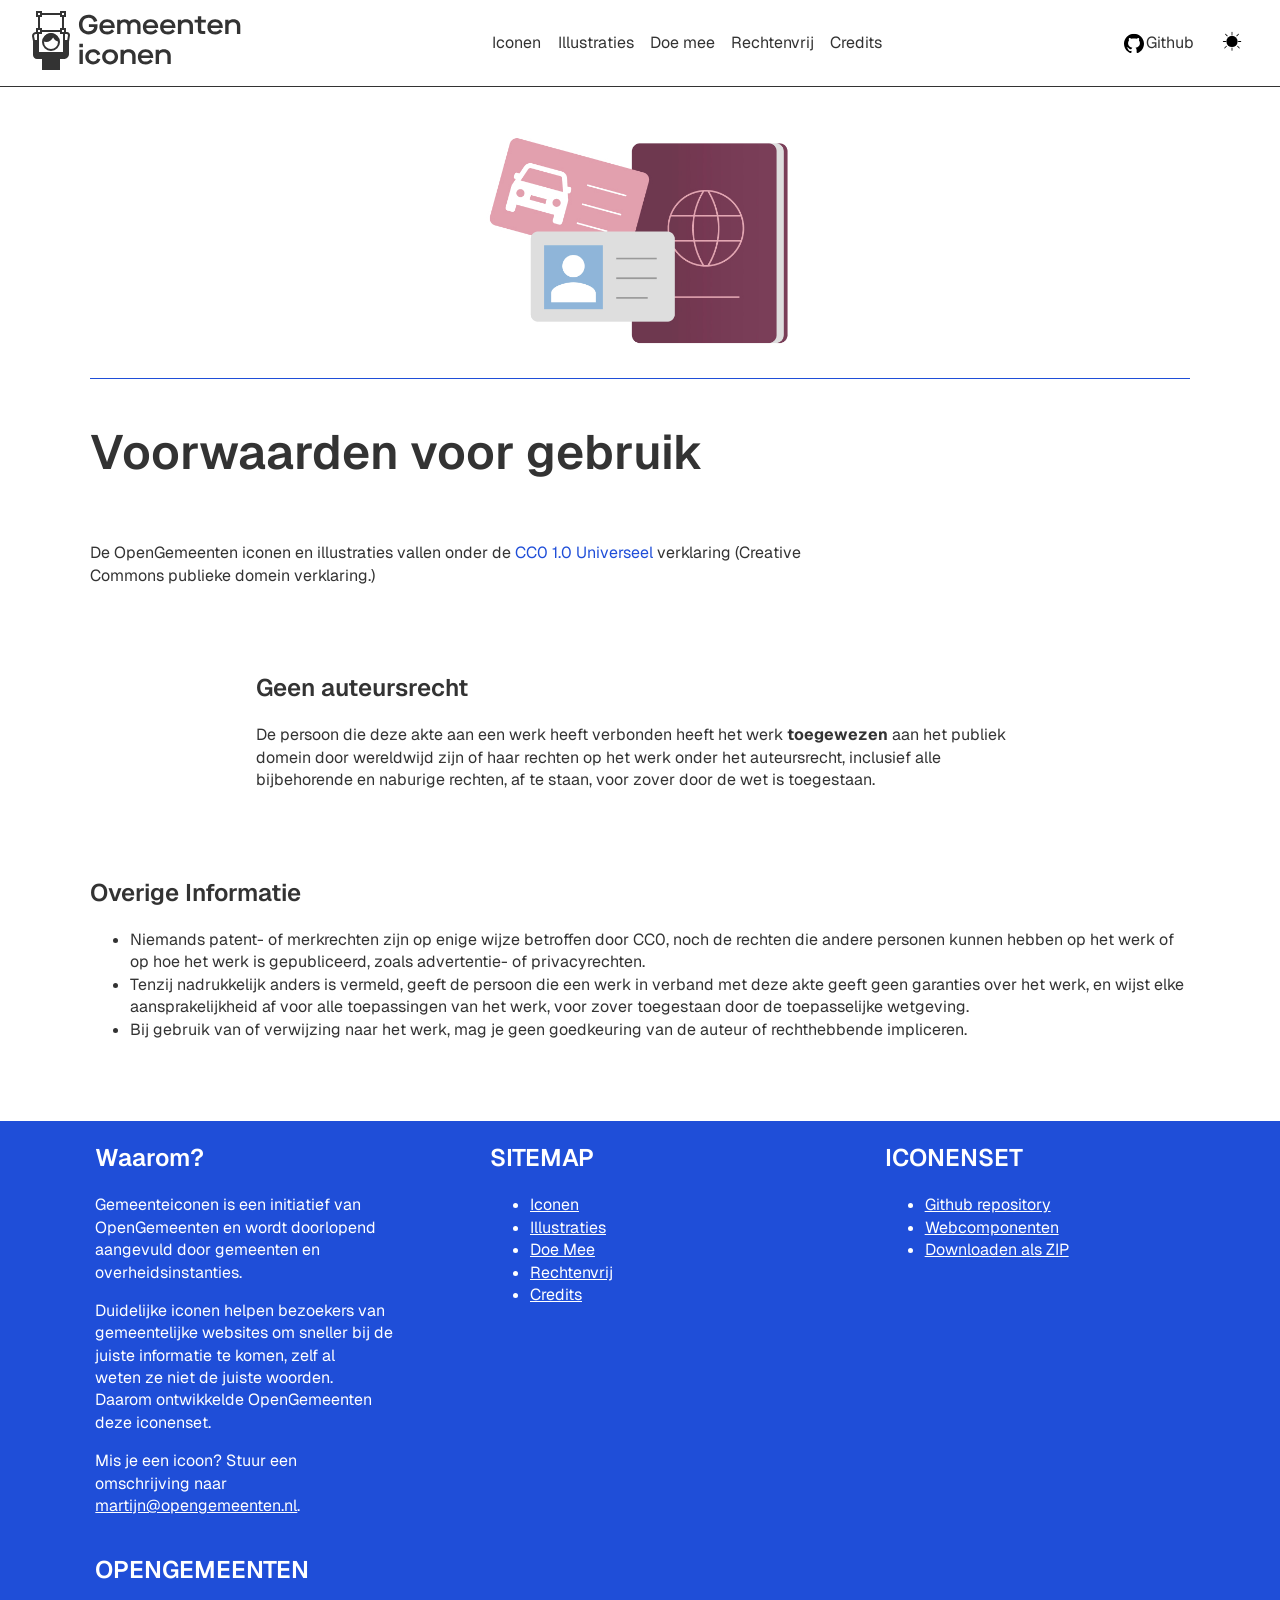
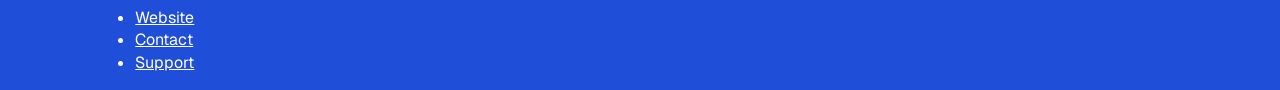
<file: rechtenvrij.html>
<!doctype html>
<html lang="nl">
    <head>
        <meta charset="UTF-8">
        <meta name="viewport" content="width=device-width, initial-scale=1.0">
        <title>Rechtenvrij | Gemeenteniconen</title>
        <link rel="stylesheet" href="./styles/gemeenteiconen.css">
        <link rel="shortcut icon" href="./assets/favicon.png" type="image/x-icon">
        <script defer src="./scripts/script.js"></script>
    </head>
    <body>
        <header>
            <a class="logo" href="./"><img src="./assets/logo.svg" alt="Logo"></a>

            <nav>
                <a href="./iconen.html">Iconen</a>
                <a href="./illustraties.html">Illustraties</a>
                <a href="./doe-mee.html">Doe mee</a>
                <a href="./rechtenvrij.html">Rechtenvrij</a>
                <a href="./credits.html">Credits</a>
            </nav>

            <a href="https://github.com/OpenGemeenten/Iconenset/" target="_blank">
                <img src="./assets/github-light.svg" alt="GitHub">
            </a>
            <!-- Ik heb het verborgen met aria-label, omdat het alleen wat uitmaakt als je ziende ben. -->
            <button id="theme-toggle" aria-hidden="true"><img src="./assets/sun.svg" alt=""></button>
            <button id="mobile-menu" aria-hidden="false" aria-label="menu"><img src="./assets/menu.svg"></button>
        </header>

        <main>
            <section class="hero">
                <h1>Voorwaarden voor gebruik</h1>
                <img class="hero-image" src="./assets/illustraties/s_top_paspoort-id-rijbewijs.jpg" alt="" aria-hidden="true">
                <p>
                    De OpenGemeenten iconen en illustraties vallen onder de
                    <a href="https://creativecommons.org/publicdomain/zero/1.0/deed.nl">CC0 1.0 Universeel</a> verklaring
                    (Creative Commons publieke domein verklaring.)
                </p>
            </section>

            <section>
                <h2>Geen auteursrecht</h2>
                <p>
                    De persoon die deze akte aan een werk heeft verbonden heeft het werk <strong>toegewezen</strong> aan het
                    publiek domein door wereldwijd zijn of haar rechten op het werk onder het auteursrecht, inclusief alle
                    bijbehorende en naburige rechten, af te staan, voor zover door de wet is toegestaan.
                </p>
            </section>

            <section>
                <h2>Overige Informatie</h2>
                <ul>
                    <li>
                        Niemands patent- of merkrechten zijn op enige wijze betroffen door CC0, noch de rechten die andere
                        personen kunnen hebben op het werk of op hoe het werk is gepubliceerd, zoals advertentie- of
                        privacyrechten.
                    </li>
                    <li>
                        Tenzij nadrukkelijk anders is vermeld, geeft de persoon die een werk in verband met deze akte geeft geen
                        garanties over het werk, en wijst elke aansprakelijkheid af voor alle toepassingen van het werk, voor
                        zover toegestaan door de toepasselijke wetgeving.
                    </li>
                    <li>
                        Bij gebruik van of verwijzing naar het werk, mag je geen goedkeuring van de auteur of rechthebbende
                        impliceren.
                    </li>
                </ul>
            </section>
        </main>

        <footer>
            <section>
                <h2>Waarom?</h2>
                <p>
                    Gemeenteiconen is een initiatief van OpenGemeenten en wordt doorlopend aangevuld door gemeenten en
                    overheidsinstanties.
                </p>
                <p>
                    Duidelijke iconen helpen bezoekers van gemeentelijke websites om sneller bij de juiste informatie te komen,
                    zelf al weten ze niet de juiste woorden. Daarom ontwikkelde OpenGemeenten deze iconenset.
                </p>
                <p>
                    Mis je een icoon? Stuur een omschrijving naar
                    <a href="mailto:martijn@opengemeenten.nl">martijn@opengemeenten.nl</a>.
                </p>
            </section>

            <section>
                <h2>SITEMAP</h2>
                <ul>
                    <li>
                        <a href="./iconen.html">Iconen</a>
                    </li>

                    <li>
                        <a href="./illustraties.html">Illustraties</a>
                    </li>

                    <li>
                        <a href="./doe-mee.html">Doe Mee</a>
                    </li>

                    <li>
                        <a href="./rechtenvrij.html">Rechtenvrij</a>
                    </li>

                    <li>
                        <a href="./credits.html">Credits</a>
                    </li>
                </ul>
            </section>

            <section>
                <h2>ICONENSET</h2>
                <ul>
                    <li>
                        <a href="https://github.com/OpenGemeenten/Iconenset/" target="_blank">Github repository</a>
                    </li>
                    <li>
                        <a href="https://frameless.github.io/iconset-npm/" target="_blank">Webcomponenten</a>
                    </li>
                    <li>
                        <a href="https://github.com/OpenGemeenten/Iconenset/archive/refs/heads/master.zip" target="_blank"
                            >Downloaden als ZIP</a
                        >
                    </li>
                </ul>
            </section>

            <section>
                <h2>OPENGEMEENTEN</h2>
                <ul>
                    <li>
                        <a href="https://www.opengemeenten.nl/" target="_blank">Website</a>
                    </li>
                    <li>
                        <a href="https://opengemeenten.nl/contact" target="_blank">Contact</a>
                    </li>
                    <li>
                        <a href="https://www.opengemeenten.nl/support/" target="_blank">Support</a>
                    </li>
                </ul>
            </section>
        </footer>
    </body>
</html>
</file>
<file: styles/gemeenteiconen.css>
/*                                                                   
┳┓┏┓┓ ┏┓┏┳┓┳┓  ┏┓┳┳
┣┫┃┃┃┃┃┗┫┃┃┃┃━━┣ ┃┃
┛┗┗┛┗┻┛┗┛┛┗┛┗  ┗┛┗┛    
Ascii Art font: Tmplr
navigatie comments gemaakt met https://patorjk.com/software/taag/                                                                          
*/

@import url("https://fonts.googleapis.com/css2?family=Geist:ital,wght@0,100..900;1,100..900&display=swap");

*::before,
*,
*::after {
    box-sizing: border-box;
}

:root {
    color-scheme: light dark;
    --fg: light-dark(#333, #fff);
    --bg: light-dark(#fff, #333);
    --accent: light-dark(#1f4ed8, hsl(200, 100%, 40%));
    --accent-tekst: light-dark(#fff, #fff);
    --witruimte-s: 1em;
    --knop-padding: 0.5em;
    --knop-radius: 0.5em;
}

:root[data-theme="light"] {
    color-scheme: light;
}

:root[data-theme="dark"] {
    color-scheme: dark;

    header,
    .recent,
    .gebruik,
    label {
        img {
            filter: invert(1);
        }
    }

    nav {
        color: var(--fg);
        /* background-color: var(--bg); */
    }
}

/*
┣┫┃┃┃┃┗┫
┻┛┗┛┻┛┗┛
Body
*/

body {
    /* tijdelijk alleen light ondersteuning, want dark-mode toggle werkt niet. voor volgende sprint. */
    /* color-scheme: light; */
    margin: 0;

    font-family: "Geist", sans-serif;
    font-weight: 400;
    line-height: 1.4;
    color: var(--fg);
    background: var(--bg);
    overflow-x: hidden;
    a,
    button,
    input {
        cursor: pointer;
    }

    h1,
    h2,
    h3,
    h4,
    h5,
    h6 {
        font-weight: 600;
    }
    h1 {
        /* padding-top: 1em; */
        font-size: clamp(2.5rem, -0.7333rem + 16.6667vw, 3rem); /* Sanne */
        /* text-wrap: pretty; */
        span {
            color: var(--accent);
        }
    }

    p {
        max-width: 48em;
        text-wrap: pretty;
    }
}

/*
┓┏┏┓┏┓┳┓┏┓┳┓
┣┫┣ ┣┫┃┃┣ ┣┫
┛┗┗┛┛┗┻┛┗┛┛┗
Header
*/

header {
    z-index: 1;
    color: var(--fg);
    background-color: var(--bg);
    padding: 0 clamp(0rem, -3.5556rem + 17.7778vw, 2rem); /* ty sanne! */
    border-bottom: 1px solid var(--fg);

    display: flex;
    justify-content: space-between;
    align-items: center;
    gap: clamp(0.5rem, -0.3889rem + 4.4444vw, 1rem); /* ty sanne! */

    position: sticky;
    top: 0;

    a:nth-child(-n),
    a:visited:nth-child(-n) {
        color: var(--fg);
        text-decoration: none;
        &:hover {
            color: var(--accent-tekst);
            background-color: var(--accent);
        }
    }

    .logo img {
        width: clamp(8rem, -2.6667rem + 53.3333vw, 14rem); /* ty sanne! */
        height: auto;
    }

    nav {
        z-index: 2;
        background-color: var(--accent);
        position: fixed;
        inset: 0;

        display: flex;
        flex-direction: column;
        justify-content: center;
        /* align-items: center; */
        padding: var(--witruimte-s);
        gap: var(--witruimte-s);

        translate: 100%;

        > a,
        a:visited {
            color: var(--fg);
            background-color: var(--bg);
            border: 1px solid var(--bg);
            text-decoration: none;

            padding: var(--witruimte-s);
        }

        @media (prefers-reduced-motion: no-preference) {
            transition: translate 0.3s;
        }
    }

    .is-open {
        translate: unset;
    }

    button[id="mobile-menu"] {
        z-index: 3;
    }

    &:has(.is-open) button[id="mobile-menu"] img {
        content: url(../assets/close.svg);
    }

    button {
        background: none;
        border: none;
        img {
            width: 20px;
            height: 25px;
        }
        &:hover {
            color: var(--bg);
            background: var(--accent);
            border-radius: 10%;
            img {
                filter: brightness(0) invert(1);
            }
        }
    }

    a[href="https://github.com/OpenGemeenten/Iconenset/"] {
        margin-left: auto;
        padding: 0 6px;
        img {
            width: 20px;
            height: 25px;
        }
    }

    @media (min-width: 800px) {
        button[id="mobile-menu"] {
            display: none;
        }
        a {
            border-radius: 10%;
            &:hover {
                translate: 0 -1px;
            }
        }
        nav {
            color: var(--fg);
            background-color: var(--bg);

            position: static;
            inset: unset;

            flex-direction: row;
            align-items: center;
            justify-content: stretch;
            padding: 0;

            margin-left: auto;

            translate: 0%;
            text-wrap: balance;

            & > a,
            > a:visited {
                color: var(--fg);
                background: var(--bg);
                text-decoration: none;
                padding: 0;
                &:hover {
                    color: var(--accent-tekst);
                    background-color: var(--accent);
                }
            }
        }
        a:nth-child(n + 2),
        button {
            background: none;
            border: none;
            img {
                width: 20px;
                height: 25px;
            }
            &:hover {
                color: var(--bg);
                background: var(--accent);
                img {
                    filter: brightness(0) invert(1);
                }
            }
        }

        a[href="https://github.com/OpenGemeenten/Iconenset/"] {
            display: flex;
            align-items: center;
            justify-content: center;
            gap: 0.15em;
            text-decoration: none;
            color: var(--fg);
            &::after {
                content: "Github";
            }
            &:hover {
                filter: var(--bg);
            }
        }
    }
}

/*
┳┳┓┏┓┳┳┓
┃┃┃┣┫┃┃┃
┛ ┗┛┗┻┛┗
Main
*/

main {
    margin: 1em;
    display: grid;
    grid-template-columns: 1fr;
    justify-items: center;

    section {
        max-width: 100ch;
        padding-bottom: 3em;
    }

    a,
    a:visited {
        color: var(--accent);
        text-decoration: none;
        &:hover {
            text-decoration-line: underline;
        }
    }

    .hero {
        display: grid;
        order: -1;
        width: 100%;

        .hero-image {
            order: -1;
            justify-self: center;
            width: 100%;
            border-bottom: solid 1px var(--accent);
        }

        .hero-splash {
            order: -1;
            justify-self: center;
            aspect-ratio: 2.36 / 1;
            object-fit: cover;
            width: clamp(15rem, 9.2857rem + 28.5714vw, 30rem);
        }

        label {
            display: flex;
            justify-content: center;
            align-content: center;
            gap: var(--witruimte-s);
            padding: 1em 1em;
            border-top: var(--fg) 1px solid;
            img {
                height: 3em;
                display: block;
            }
            input {
                display: flex;
                align-self: start;
                text-align: center;
                flex-grow: 1;
                border: var(--accent) 2px solid;
                font-size: 1em;
                padding: 1em 0em;
            }
        }
    }

    .facts {
        justify-self: center;
        display: grid;
        grid-template-columns: repeat(2, 1fr);
        gap: var(--witruimte-s);

        strong {
            font-size: 2em;
        }

        @media (width > 400px) {
            grid-template-columns: repeat(4, 1fr);
            justify-items: center;
            text-align: center;

            strong {
                grid-row-start: 1;
            }
            p {
                grid-row-start: 2;
            }
        }
    }

    .recent {
        width: 100%;
    }

    .recent-grid {
        display: grid;
        grid-template-columns: repeat(auto-fit, 100px); /* ty sanne! */
        align-items: start;
        gap: 4em;
        list-style: none;
        width: 100%;

        a {
            display: flex;
            flex-direction: column;
            justify-content: center;
            flex-wrap: wrap;
            text-align: center;
            img {
                width: 100px;
            }
        }
    }

    .gebruik {
        display: grid;
        gap: var(--witruimte-s);

        section > img {
            width: 3em;
        }

        a,
        a:visited {
            padding: var(--knop-padding);
            border-radius: var(--knop-radius);
            color: var(--accent-tekst);
            background: var(--accent);
            text-decoration: none;
            &:hover {
                text-decoration-line: underline;
            }
        }

        @media (width > 44em) {
            grid-template-columns: 1fr 1fr 1fr;

            grid-template-areas:
                "header header header"
                "section-1 section-2 section-3";

            h2 {
                grid-area: header;
            }

            > section:nth-of-type(1) {
                grid-area: section-1;
            }
            > section:nth-of-type(2) {
                grid-area: section-2;
            }
            > section:nth-of-type(3) {
                grid-area: section-3;
            }
        }
    }

    .illustraties {
        justify-self: inline;

        article {
            width: fit-content;
            background: var(--bg);
            padding: 1em;

            .gallerij {
                display: inline-grid;
                grid-template-columns: 1fr 1fr;
                align-content: center;
                justify-content: center;
                gap: 0.25em;

                img {
                    /* height: 25vh; */
                    aspect-ratio: 4 / 3;
                    object-fit: cover;
                    width: min(100%, 20em);
                    justify-self: start;
                    align-self: start;
                }

                @media (width > 45em) {
                    grid-template-columns: 20em 20em;
                    /* gap: 0.5em; */
                }
            }
        }

        a,
        a:visited {
            padding: var(--knop-padding);
            border-radius: var(--knop-radius);
            color: var(--accent-tekst);
            background: var(--accent);
            text-decoration: none;
            &:hover {
                text-decoration-line: underline;
            }
        }
    }

    .voorbeelden {
        width: 100%;
        text-wrap: pretty;
        ul {
            list-style: none;
            display: grid;
            grid-template-columns: repeat(auto-fit, 200px);
            align-items: center;
            gap: 1em;

            a {
                display: flex;
                flex-direction: column;
                text-decoration: none;
                padding: 1em;
                border: 1px solid var(--fg);
                border-radius: var(--knop-radius);
                transition:
                    transform 0.3s ease,
                    box-shadow 0.3s ease;
                &:hover {
                    text-decoration-line: underline;
                    box-shadow: 0.25em 0.25em 0em 0em;
                    transform: translateY(-0.5em);
                    transition:
                        transform 0.5s ease,
                        box-shadow 0.1s ease;
                }
                img {
                    aspect-ratio: 4 / 3;
                    object-fit: cover;
                    width: min(100%, 30em);
                    justify-self: start;
                    align-self: start;
                }
            }
        }
    }
}

/*
┏┓┏┓┏┓┏┳┓┏┓┳┓
┣ ┃┃┃┃ ┃ ┣ ┣┫
┻ ┗┛┗┛ ┻ ┗┛┛┗
Footer
*/

footer {
    color: var(--accent-tekst);
    background: var(--accent);

    display: grid;
    grid-template-columns: repeat(auto-fit, 300px);
    justify-content: space-around;
    /* width: 100vw; */
    padding: 0em 3em;

    section {
        max-width: 90ch;
    }
    a {
        color: var(--accent-tekst);
    }
}
</file>
